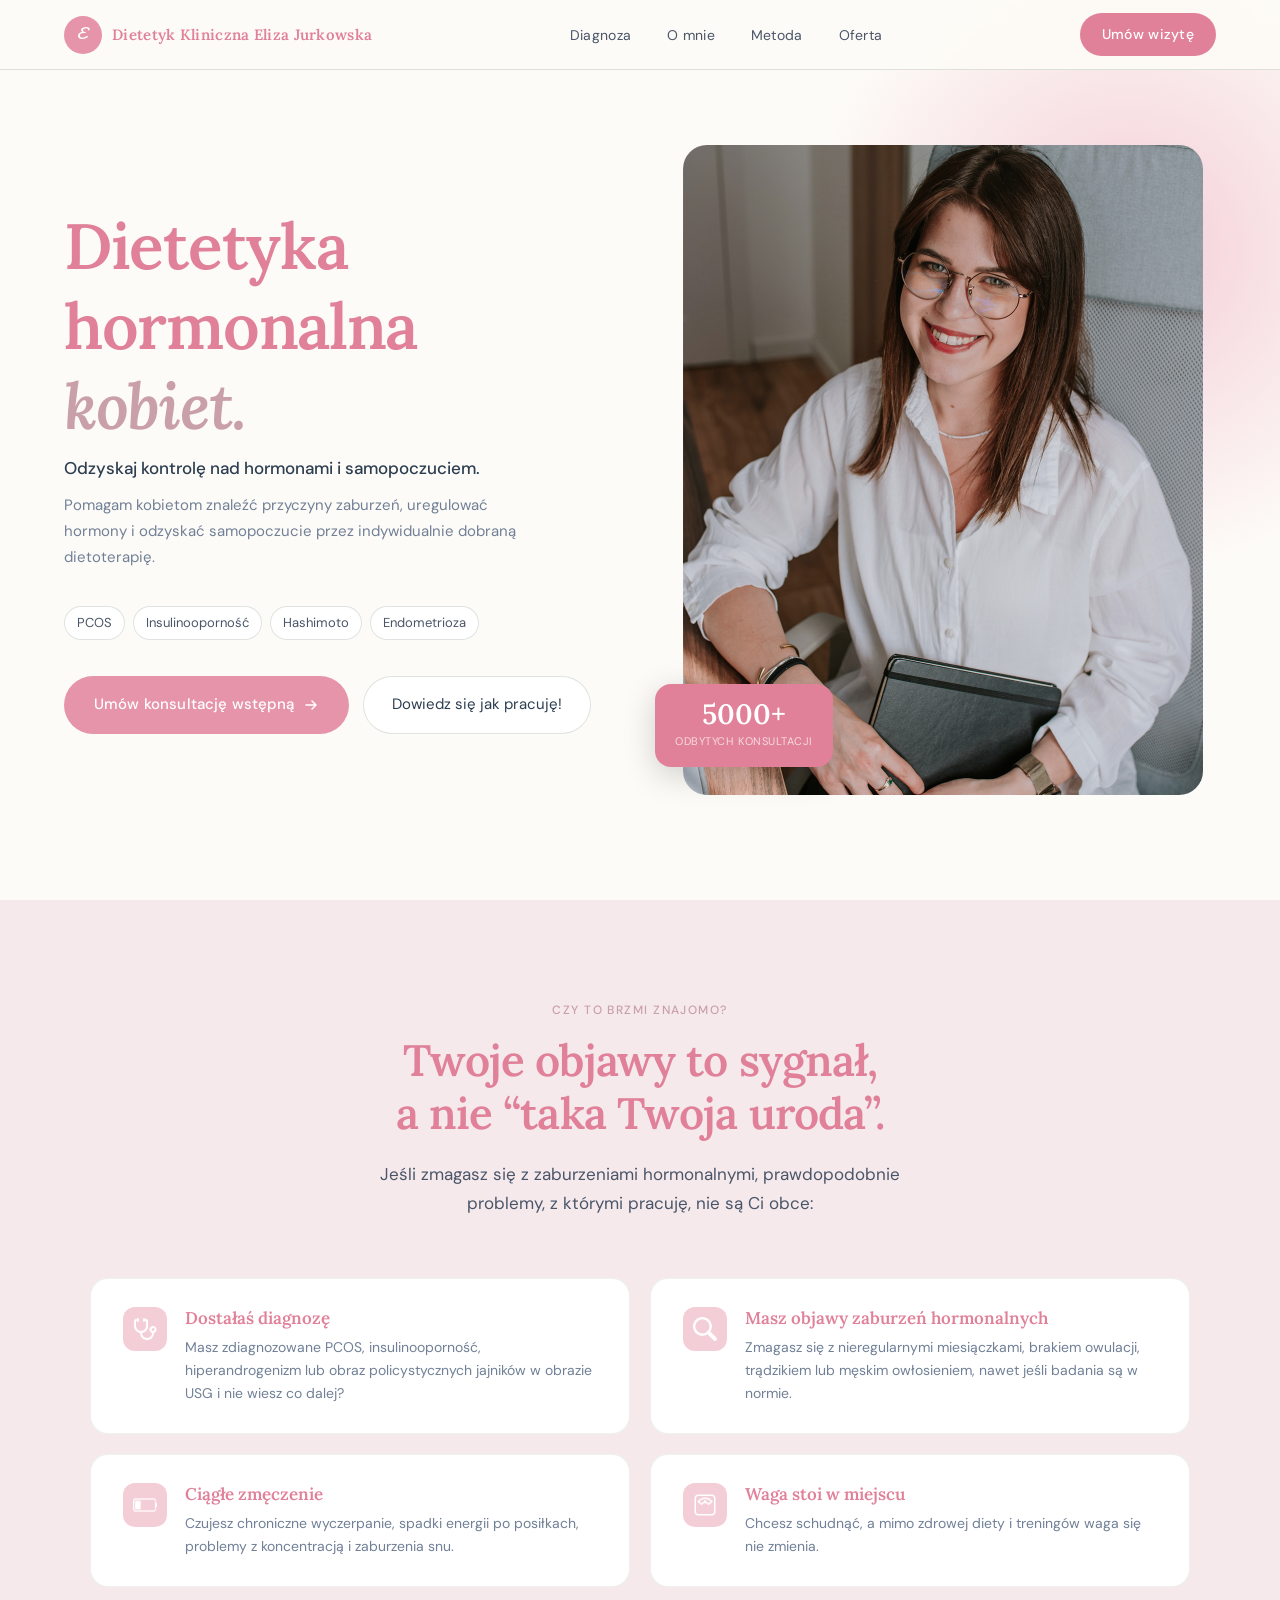
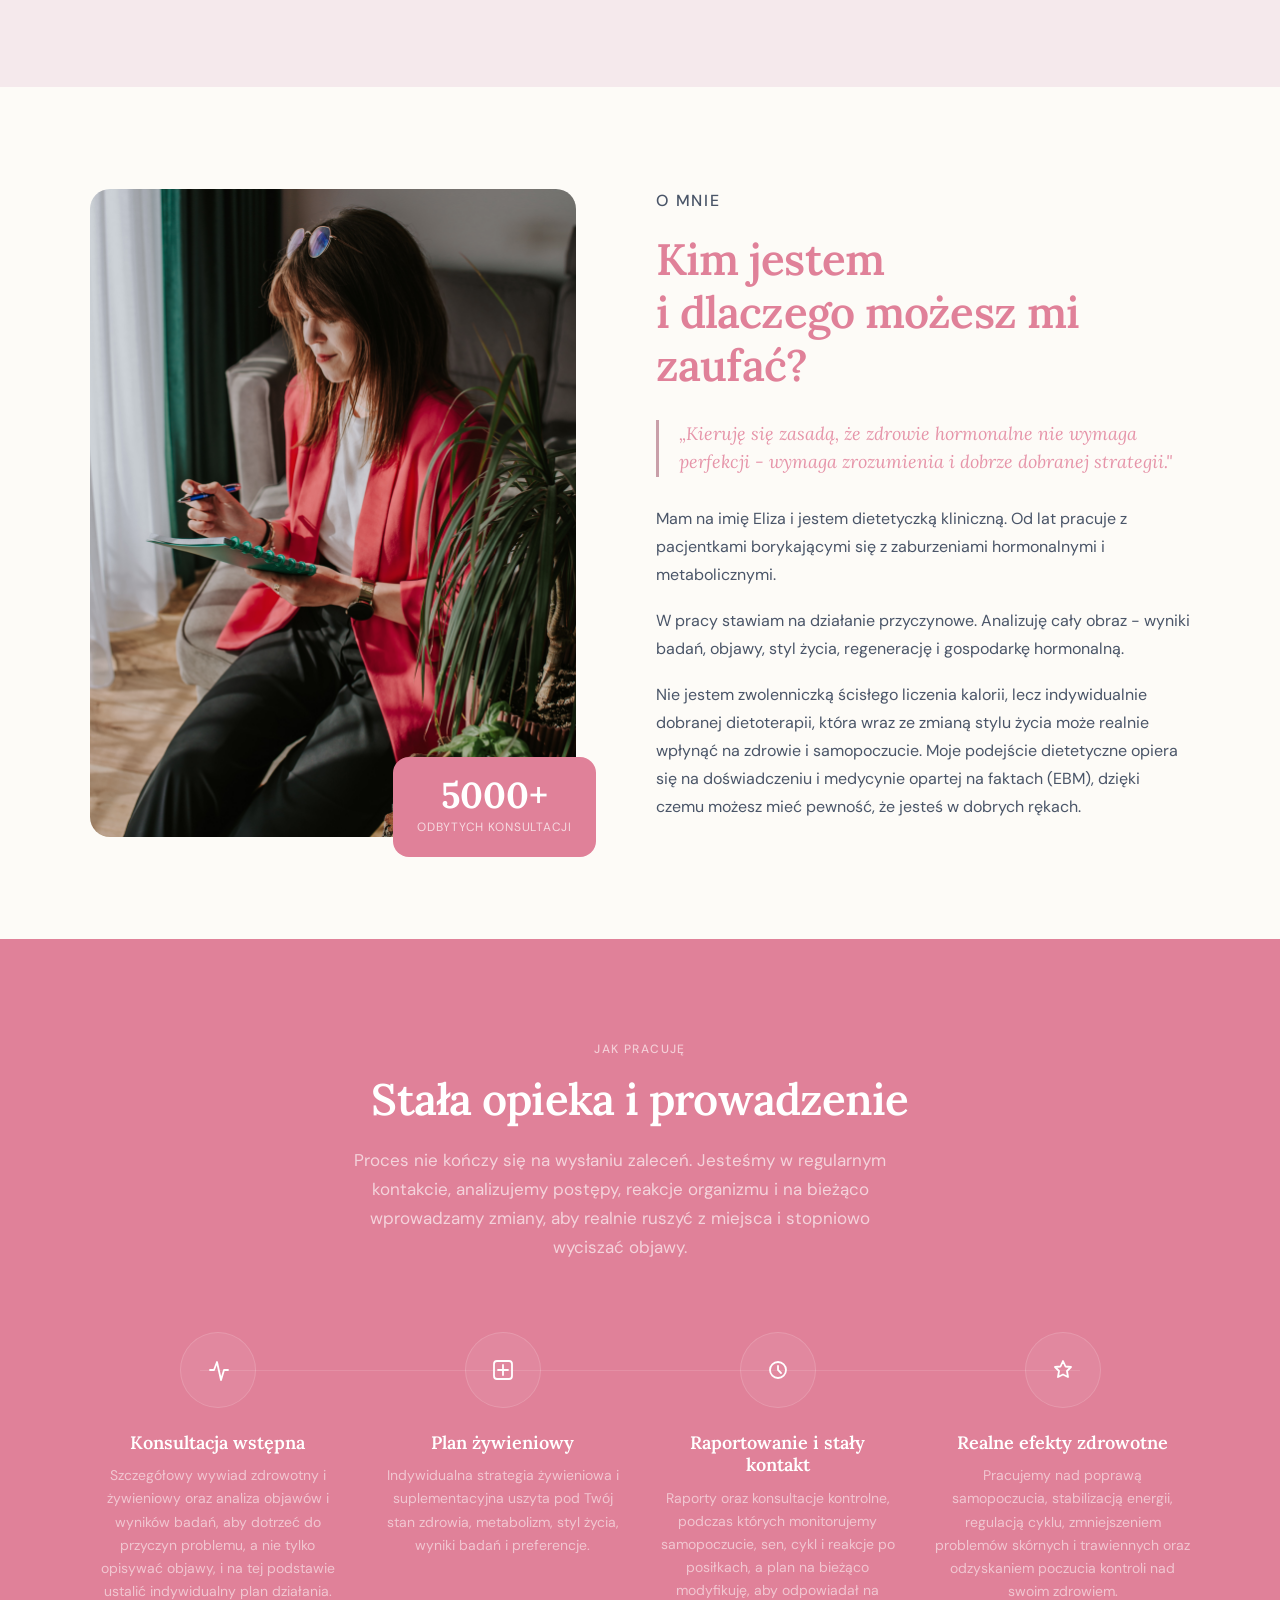
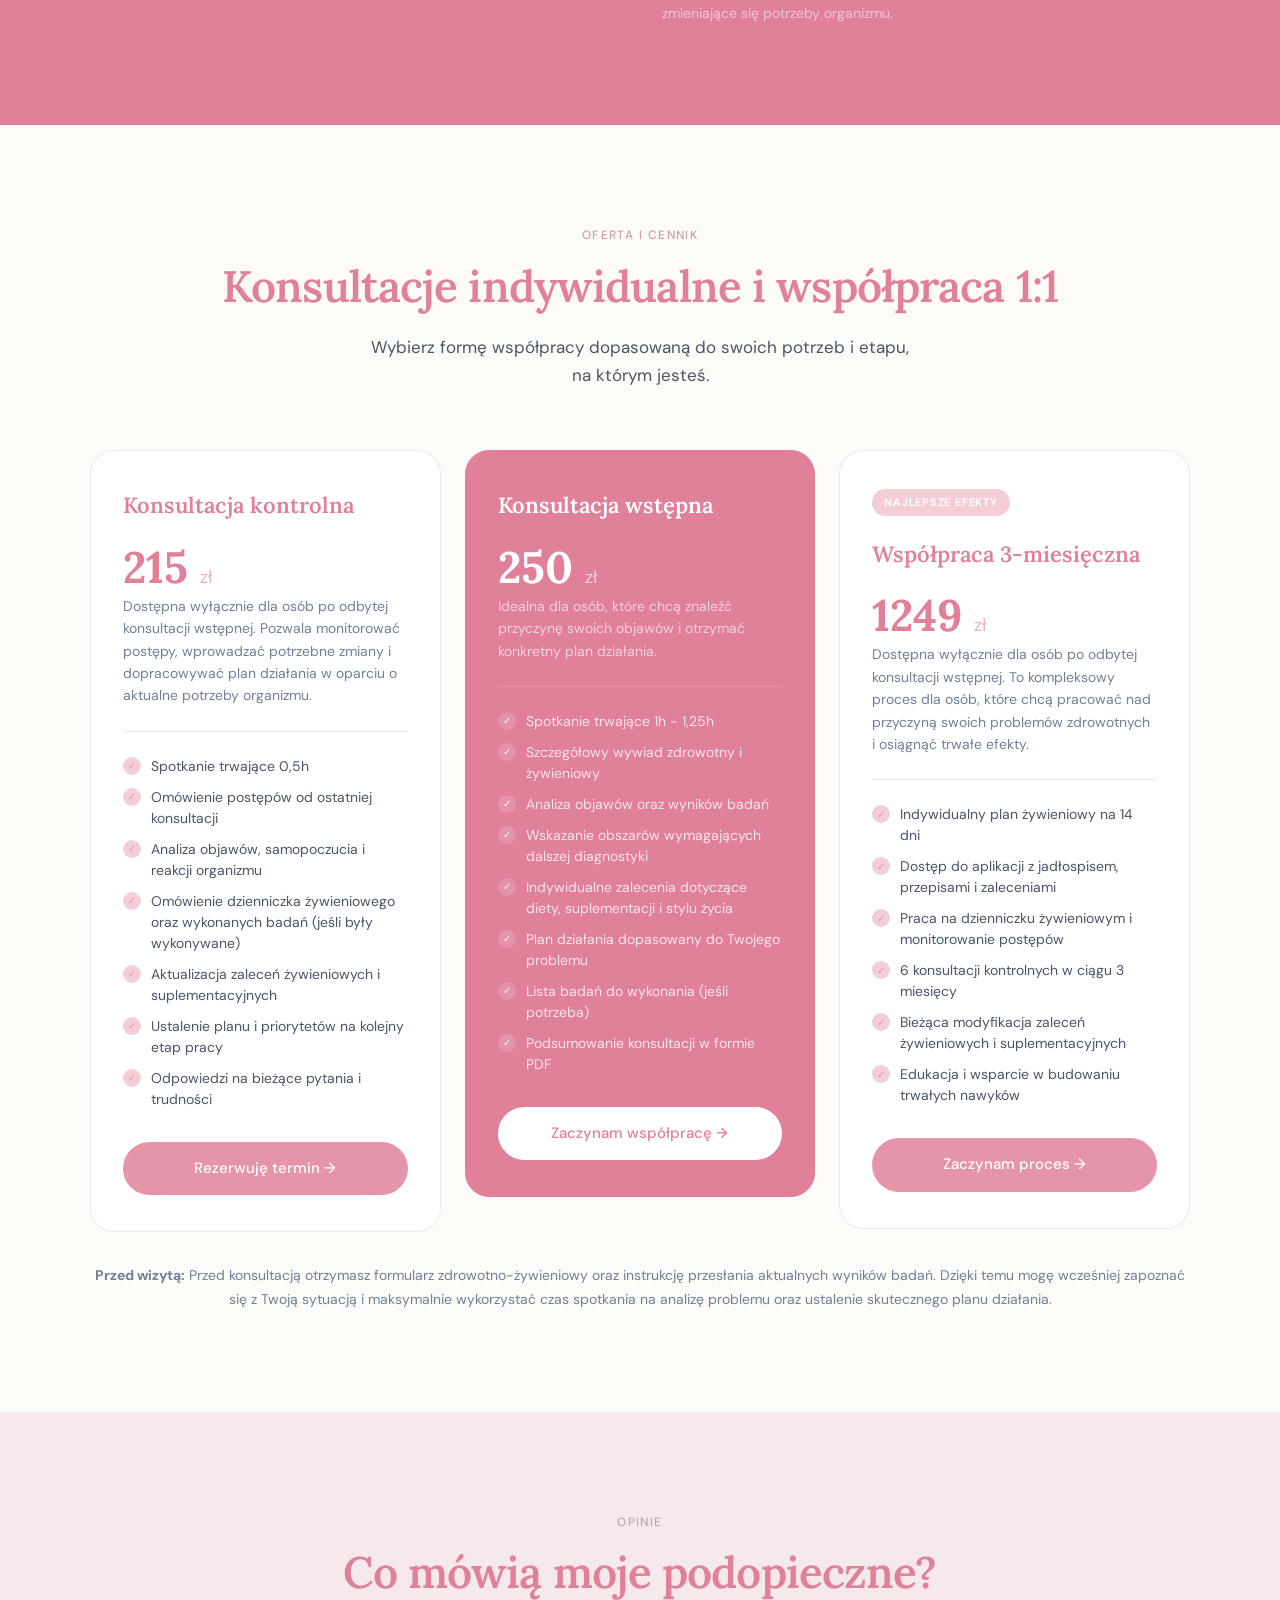
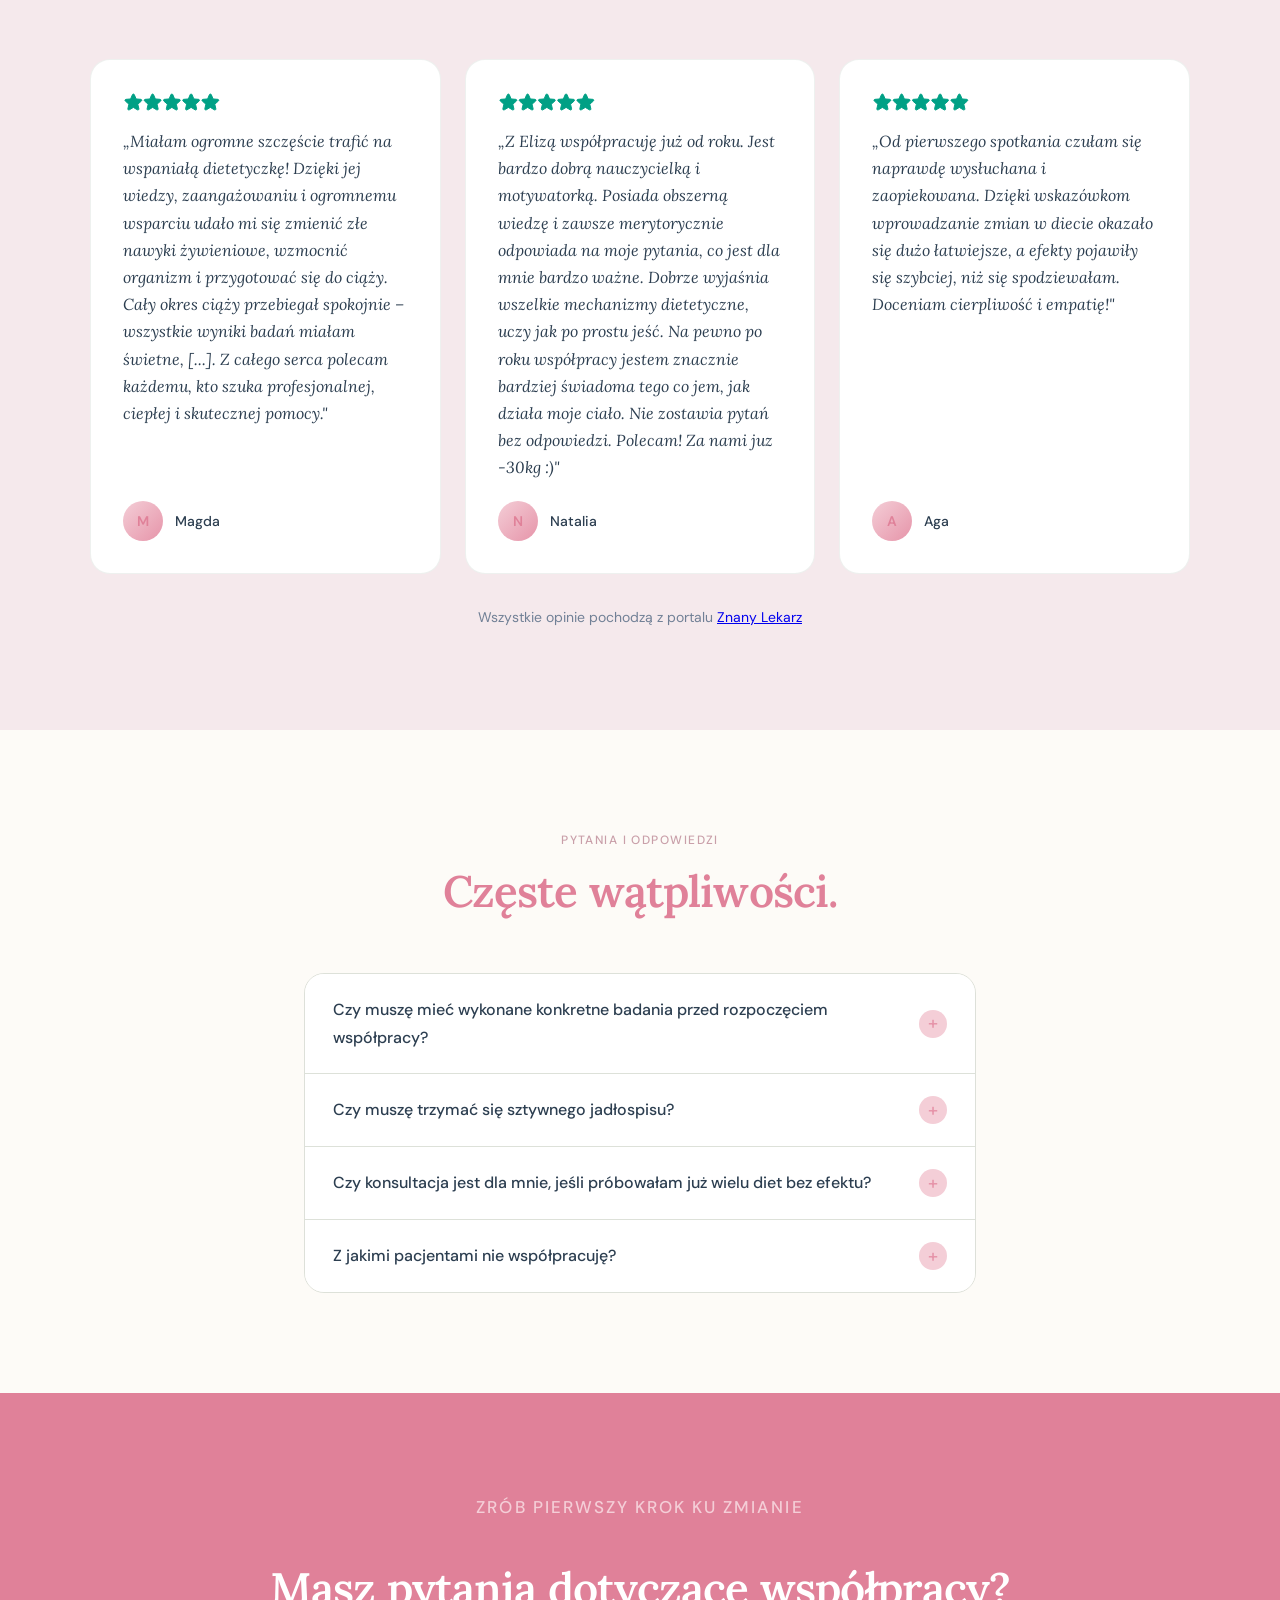
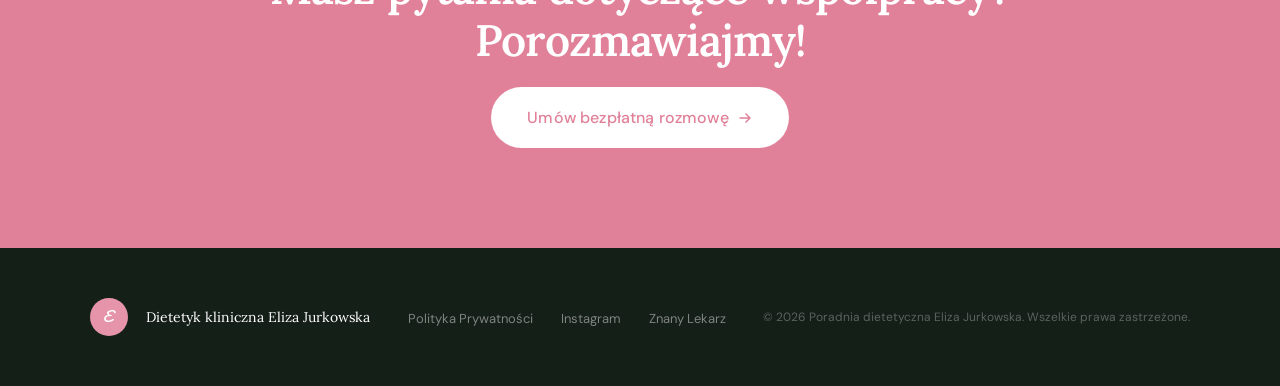
<file: index.html>
<!DOCTYPE html>
<html lang="pl">
<head>
<meta charset="UTF-8">
<meta name="viewport" content="width=device-width, initial-scale=1.0">
<title>Dietetyka Kliniczna dla Kobiet | PCOS, Insulinooporność, Tarczyca</title>
<link rel="preconnect" href="https://fonts.googleapis.com">
<link rel="preconnect" href="https://fonts.gstatic.com" crossorigin>
<link href="https://fonts.googleapis.com/css2?family=Lora:ital,wght@0,400;0,500;0,600;0,700;1,400;1,600&family=DM+Sans:wght@300;400;500&display=swap" rel="stylesheet">
<link href="https://fonts.googleapis.com/css2?family=Damion&family=Raleway:ital,wght@0,100..900;1,100..900&display=swap" rel="stylesheet">
<link rel="stylesheet" href="styles.css">
</head>
<body>

<!-- NAV -->
<nav>
  <a href="#" class="nav-logo">
    <div class="nav-logo-mark"><div class="nav-logo-mark-letter">E</div></div>
    <span class="nav-logo-text">Dietetyk Kliniczna <br class="nav-logo-break">Eliza Jurkowska</span>
  </a>
  <button class="nav-hamburger" id="nav-hamburger">
    <span></span>
    <span></span>
    <span></span>
  </button>
  <ul class="nav-links" id="nav-menu">
    <li><a href="#diagnoza">Diagnoza</a></li>
    <li><a href="#omnie">O mnie</a></li>
    <li><a href="#metoda">Metoda</a></li>
    <li><a href="#oferta">Oferta</a></li>
  </ul>
  <a href="#oferta" class="nav-cta">Umów&nbsp;wizytę</a>
</nav>

<!-- HERO -->
<section class="hero" id="home">
  <div class="hero-content">
    <h1>Dietetyka hormonalna<br><em>kobiet.</em></h1>
    <p class="hero-subtitle">Odzyskaj kontrolę nad hormonami i samopoczuciem.</p>
    <p class="hero-desc">Pomagam kobietom znaleźć przyczyny zaburzeń, uregulować hormony i odzyskać samopoczucie przez indywidualnie dobraną dietoterapię.</p>
    <div class="hero-tags">
      <span class="hero-tag">PCOS</span>
      <span class="hero-tag">Insulinooporność</span>
      <span class="hero-tag">Hashimoto</span>
      <span class="hero-tag">Endometrioza</span>
    </div>
    <div class="hero-buttons">
      <a href="#oferta" class="btn-primary">
        Umów konsultację wstępną
        <svg width="16" height="16" viewBox="0 0 16 16" fill="none"><path d="M3 8h10M9 4l4 4-4 4" stroke="currentColor" stroke-width="1.5" stroke-linecap="round" stroke-linejoin="round"/></svg>
      </a>
      <a href="#metoda" class="btn-secondary">Dowiedz się jak pracuję!</a>
    </div>
  </div>

  <div class="hero-image-wrap">
    <div class="hero-photo-container">
      <img src="profile-photo2.jpg" alt="Profile Photo" class="hero-photo">

      <!-- <div class="hero-card">
        <div class="hero-card-icon">
          <svg viewBox="0 0 24 24" fill="none" stroke="currentColor" stroke-width="1.8" stroke-linecap="round">
            <path d="M22 12h-4l-3 9L9 3l-3 9H2"/>
          </svg>
        </div>
        <div>
          <div class="hero-card-title">Podejście kliniczne</div>
          <div class="hero-card-sub">Analiza badań, nie kalorie</div>
        </div>
      </div> -->

      <div class="hero-stats">
        <div class="hero-stats-num">5000+</div>
        <div class="hero-stats-label">Odbytych konsultacji</div>
      </div>
    </div>
  </div>
</section>

<!-- DIAGNOZA -->
<section class="diagnoza" id="diagnoza">
  <div class="diagnoza-inner">
    <div class="diagnoza-header">
      <p class="section-eyebrow">Czy to brzmi znajomo?</p>
      <h2 class="section-title">Twoje objawy to sygnał,<br>a nie “taka Twoja uroda”.</h2>
      <p class="section-lead">Jeśli zmagasz się z zaburzeniami hormonalnymi, prawdopodobnie problemy, z którymi pracuję, nie są Ci obce:</p>
    </div>

    <div class="diagnoza-grid">
      <div class="diagnoza-card">
        <div class="diagnoza-icon"><img src="stetoskop.png" alt="Stetoskop"></div>
        <div>
          <h3>Dostałaś diagnozę</h3>
          <p>Masz zdiagnozowane PCOS, insulinooporność, hiperandrogenizm lub obraz policystycznych jajników w obrazie USG i nie wiesz co dalej?</p>
        </div>
      </div>
      <div class="diagnoza-card">
        <div class="diagnoza-icon"><img src="lupa.png" alt="Lupa"></div>
        <div>
          <h3>Masz objawy zaburzeń hormonalnych</h3>
          <p>Zmagasz się z nieregularnymi miesiączkami, brakiem owulacji, trądzikiem lub męskim owłosieniem, nawet jeśli badania są w normie.</p>
        </div>
      </div>
      <div class="diagnoza-card">
        <div class="diagnoza-icon"><img src="bateria.png" alt="Bateria"></div>
        <div>
          <h3>Ciągłe zmęczenie</h3>
          <p>Czujesz chroniczne wyczerpanie, spadki energii po posiłkach, problemy z koncentracją i zaburzenia snu.</p>
        </div>
      </div>
      <div class="diagnoza-card">
        <div class="diagnoza-icon"><img src="waga.png" alt="Waga"></div>
        <div>
          <h3>Waga stoi w miejscu</h3>
          <p>Chcesz schudnąć, a mimo zdrowej diety i treningów waga się nie zmienia.</p>
        </div>
      </div>
    </div>
  </div>
</section>

<!-- O MNIE -->
<section class="omnie" id="omnie">
  <div class="omnie-inner">
    <div class="omnie-image-wrap">
      <img src="profile-photo.jpg" alt="Profile Photo" class="omnie-photo">
      <div class="omnie-accent">
        <div class="omnie-accent-num">5000+</div>
        <div class="omnie-accent-text">odbytych konsultacji</div>
      </div>
    </div>

    <div class="omnie-text">
      <p class="section-eyebrow">O mnie</p>
      <h2 class="section-title">Kim jestem<br>i dlaczego możesz mi zaufać?</h2>

      <blockquote>
        „Kieruję się zasadą, że zdrowie hormonalne nie wymaga perfekcji - wymaga zrozumienia i dobrze dobranej strategii."
      </blockquote>

      <p>Mam na imię Eliza i jestem dietetyczką kliniczną. Od lat pracuje z pacjentkami borykającymi się z zaburzeniami hormonalnymi i metabolicznymi.</p>

      <p>W pracy stawiam na działanie przyczynowe. Analizuję cały obraz - wyniki badań, objawy, styl życia, regenerację i gospodarkę hormonalną.</p>

      <p>Nie jestem zwolenniczką ścisłego liczenia kalorii, lecz indywidualnie dobranej dietoterapii, która wraz ze zmianą stylu życia może realnie wpłynąć na zdrowie i samopoczucie. Moje podejście dietetyczne opiera się na doświadczeniu i medycynie opartej na faktach (EBM), dzięki czemu możesz mieć pewność, że jesteś w dobrych rękach.</p>

      <!-- <div class="omnie-stats">
        <div class="omnie-stat">
          <span class="omnie-stat-num">500+</span>
          <span class="omnie-stat-label">Pacjentek pod opieką</span>
        </div>
        <div class="omnie-stat">
          <span class="omnie-stat-num">7 lat</span>
          <span class="omnie-stat-label">Doświadczenia klinicznego</span>
        </div>
        <div class="omnie-stat">
          <span class="omnie-stat-num">98%</span>
          <span class="omnie-stat-label">Pacjentek poleca dalej</span>
        </div>
      </div> -->
    </div>
  </div>
</section>

<!-- METODA -->
<section class="metoda" id="metoda">
  <div class="metoda-inner">
    <div class="metoda-header">
      <p class="section-eyebrow">Jak pracuję</p>
      <h2 class="section-title">Stała opieka i prowadzenie</h2>
      <p class="section-lead">Proces nie kończy się na wysłaniu zaleceń. Jesteśmy w regularnym kontakcie, analizujemy postępy, reakcje organizmu i na bieżąco wprowadzamy zmiany, aby realnie ruszyć z miejsca i stopniowo wyciszać objawy.</p>
    </div>

    <div class="metoda-steps">
      <div class="metoda-step">
        <div class="step-num">
          <svg width="28" height="28" viewBox="0 0 28 28" fill="none"><path d="M6 14h4l3-8 4 18 3-10h4" stroke="white" stroke-width="1.8" stroke-linecap="round" stroke-linejoin="round"/></svg>
        </div>
        <h3>Konsultacja wstępna</h3>
        <p>Szczegółowy wywiad zdrowotny i żywieniowy oraz analiza objawów i wyników badań, aby dotrzeć do przyczyn problemu, a nie tylko opisywać objawy, i na tej podstawie ustalić indywidualny plan działania.</p>
      </div>
      <div class="metoda-step">
        <div class="step-num">
          <svg width="28" height="28" viewBox="0 0 28 28" fill="none"><rect x="5" y="5" width="18" height="18" rx="3" stroke="white" stroke-width="1.8"/><path d="M9 14h10M14 9v10" stroke="white" stroke-width="1.8" stroke-linecap="round"/></svg>
        </div>
        <h3>Plan żywieniowy</h3>
        <p>Indywidualna strategia żywieniowa i suplementacyjna uszyta pod Twój stan zdrowia, metabolizm, styl życia, wyniki badań i preferencje.</p>
      </div>
      <div class="metoda-step">
        <div class="step-num">
          <svg width="28" height="28" viewBox="0 0 28 28" fill="none"><circle cx="14" cy="14" r="8" stroke="white" stroke-width="1.8"/><path d="M14 10v4l3 3" stroke="white" stroke-width="1.8" stroke-linecap="round"/></svg>
          <!-- <span class="step-label">Klucz</span> -->
        </div>
        <h3>Raportowanie i stały kontakt</h3>
        <p>Raporty oraz konsultacje kontrolne, podczas których monitorujemy samopoczucie, sen, cykl i reakcje po posiłkach, a plan na bieżąco modyfikuję, aby odpowiadał na zmieniające się potrzeby organizmu.</p>
      </div>
      <div class="metoda-step">
        <div class="step-num">
          <svg width="28" height="28" viewBox="0 0 28 28" fill="none"><path d="M14 5l2.5 5.5L22 11l-4 4 1 6-5-2.5L9 21l1-6-4-4 5.5-.5z" stroke="white" stroke-width="1.8" stroke-linejoin="round"/></svg>
        </div>
        <h3>Realne efekty zdrowotne</h3>
        <p>Pracujemy nad poprawą samopoczucia, stabilizacją energii, regulacją cyklu, zmniejszeniem problemów skórnych i trawiennych oraz odzyskaniem poczucia kontroli nad swoim zdrowiem.</p>
      </div>
    </div>
  </div>
</section>

<!-- OFERTA -->
<section class="oferta" id="oferta">
  <div class="oferta-inner">
    <div class="oferta-header">
      <p class="section-eyebrow">Oferta i cennik</p>
      <h2 class="section-title">Konsultacje indywidualne i współpraca 1:1</h2>
      <p class="section-lead">Wybierz formę współpracy dopasowaną do swoich potrzeb i etapu,<br>na którym jesteś.</p>
    </div>

    <div class="oferta-grid">
      <!-- Konsultacja kontrolna -->
      <div class="oferta-card">
        <div class="oferta-title">Konsultacja kontrolna</div>
        <div class="oferta-price">215 <span>zł</span></div>
        <p class="oferta-desc">Dostępna wyłącznie dla osób po odbytej konsultacji wstępnej. Pozwala monitorować postępy, wprowadzać potrzebne zmiany i dopracowywać plan działania w oparciu o aktualne potrzeby organizmu.</p>
        <div class="oferta-divider"></div>
        <ul class="oferta-features">
          <li>
            <div class="check-icon">✓</div>
            Spotkanie trwające 0,5h
          </li>
          <li>
            <div class="check-icon">✓</div>
            Omówienie postępów od ostatniej konsultacji
          </li>
          <li>
            <div class="check-icon">✓</div>
            Analiza objawów, samopoczucia i reakcji organizmu
          </li>
          <li>
            <div class="check-icon">✓</div>
            Omówienie dzienniczka żywieniowego oraz wykonanych badań (jeśli były wykonywane)
          </li>
          <li>
            <div class="check-icon">✓</div>
            Aktualizacja zaleceń żywieniowych i suplementacyjnych
          </li>
          <li>
            <div class="check-icon">✓</div>
            Ustalenie planu i priorytetów na kolejny etap pracy
          </li>
          <li>
            <div class="check-icon">✓</div>
            Odpowiedzi na bieżące pytania i trudności
          </li>
        </ul>
        <a href="https://app.zencal.io/u/eliza-jurkowska/konsultacja-kontrolna" class="oferta-cta" target="_blank">Rezerwuję termin →</a>
      </div>

      <!-- Współpraca 3-miesięczna (FEATURED) -->
      <div class="oferta-card featured">
        <div class="oferta-title">Konsultacja wstępna</div>
        <div class="oferta-price">250 <span>zł</span></div>
        <p class="oferta-desc">Idealna dla osób, które chcą znaleźć przyczynę swoich objawów i otrzymać konkretny plan działania.</p>
        <div class="oferta-divider"></div>
        <ul class="oferta-features">
          <li>
            <div class="check-icon">✓</div>
            Spotkanie trwające 1h - 1,25h
          </li>
          <li>
            <div class="check-icon">✓</div>
            Szczegółowy wywiad zdrowotny i żywieniowy
          </li>
          <li>
            <div class="check-icon">✓</div>
            Analiza objawów oraz wyników badań
          </li>
          <li>
            <div class="check-icon">✓</div>
            Wskazanie obszarów wymagających dalszej diagnostyki
          </li>
          <li>
            <div class="check-icon">✓</div>
            Indywidualne zalecenia dotyczące diety, suplementacji i stylu życia
          </li>
          <li>
            <div class="check-icon">✓</div>
            Plan działania dopasowany do Twojego problemu
          </li>
          <li>
            <div class="check-icon">✓</div>
            Lista badań do wykonania (jeśli potrzeba)
          </li>
          <li>
            <div class="check-icon">✓</div>
            Podsumowanie konsultacji w formie PDF
          </li>
        </ul>
        <a href="https://app.zencal.io/u/eliza-jurkowska/konsultacja-wstepna" target="_blank" class="oferta-cta">Zaczynam współpracę →</a>
      </div>

      <!-- Konsultacja kontrolna -->
      <div class="oferta-card">
        <div class="oferta-badge">Najlepsze efekty</div>
        <div class="oferta-title">Współpraca 3-miesięczna</div>
        <div class="oferta-price">1249 <span>zł</span></div>
        <p class="oferta-desc">Dostępna wyłącznie dla osób po odbytej konsultacji wstępnej. To kompleksowy proces dla osób, które chcą pracować nad przyczyną swoich problemów zdrowotnych i osiągnąć trwałe efekty.</p>
        <div class="oferta-divider"></div>
        <ul class="oferta-features">
          <li>
            <div class="check-icon">✓</div>
            Indywidualny plan żywieniowy na 14 dni
          </li>
          <li>
            <div class="check-icon">✓</div>
            Dostęp do aplikacji z jadłospisem, przepisami i zaleceniami
          </li>
          <li>
            <div class="check-icon">✓</div>
            Praca na dzienniczku żywieniowym i monitorowanie postępów
          </li>
          <li>
            <div class="check-icon">✓</div>
            6 konsultacji kontrolnych w ciągu 3 miesięcy
          </li>
          <li>
            <div class="check-icon">✓</div>
            Bieżąca modyfikacja zaleceń żywieniowych i suplementacyjnych
          </li>
          <li>
            <div class="check-icon">✓</div>
            Edukacja i wsparcie w budowaniu trwałych nawyków
          </li>
        </ul>
        <a href="https://app.zencal.io/u/eliza-jurkowska/wspolpraca-3-miesieczna" target="_blank" class="oferta-cta">Zaczynam proces →</a>
      </div>
    </div>

    <p class="oferta-note">
      <!-- 💳 Możliwość płatności w 2 ratach przy współpracy 3-miesięcznej.<br> -->
      <strong>Przed wizytą:</strong> Przed konsultacją otrzymasz formularz zdrowotno-żywieniowy oraz instrukcję przesłania aktualnych wyników badań. Dzięki temu mogę wcześniej zapoznać się z Twoją sytuacją i maksymalnie wykorzystać czas spotkania na analizę problemu oraz ustalenie skutecznego planu działania.
    </p>
  </div>
</section>

<!-- OPINIE -->
<section class="opinie" id="opinie">
  <div class="opinie-inner">
    <div class="opinie-header">
      <p class="section-eyebrow">Opinie</p>
      <h2 class="section-title">Co mówią moje podopieczne?</h2>
    </div>

    <div class="opinie-grid">
      <div class="opinia-card">
        <img class="opinia-tag" src="gwiazdki.svg" alt="Ocena: 5 gwiazdek">
        <p class="opinia-text">„Miałam ogromne szczęście trafić na wspaniałą dietetyczkę! Dzięki jej wiedzy, zaangażowaniu i ogromnemu wsparciu udało mi się zmienić złe nawyki żywieniowe, wzmocnić organizm i przygotować się do ciąży. Cały okres ciąży przebiegał spokojnie – wszystkie wyniki badań miałam świetne, [...]. Z całego serca polecam każdemu, kto szuka profesjonalnej, ciepłej i skutecznej pomocy."</p>
        <div class="opinia-author">
          <div class="opinia-avatar">M</div>
          <div>
            <div class="opinia-name">Magda</div>
            <!-- <div class="opinia-diag">PCOS, insulinooporność · 28 lat</div> -->
          </div>
        </div>
      </div>

      <div class="opinia-card">
        <img class="opinia-tag" src="gwiazdki.svg" alt="Ocena: 5 gwiazdek">
        <p class="opinia-text">„Z Elizą współpracuję już od roku. Jest bardzo dobrą nauczycielką i motywatorką. Posiada obszerną wiedzę i zawsze merytorycznie odpowiada na moje pytania, co jest dla mnie bardzo ważne. Dobrze wyjaśnia wszelkie mechanizmy dietetyczne, uczy jak po prostu jeść. Na pewno po roku współpracy jestem znacznie bardziej świadoma tego co jem, jak działa moje ciało. Nie zostawia pytań bez odpowiedzi. Polecam! Za nami juz -30kg :)"</p>
        <div class="opinia-author">
          <div class="opinia-avatar">N</div>
          <div>
            <div class="opinia-name">Natalia</div>
            <!-- <div class="opinia-diag">Hashimoto · 34 lata</div> -->
          </div>
        </div>
      </div>

      <div class="opinia-card">
        <img class="opinia-tag" src="gwiazdki.svg" alt="Ocena: 5 gwiazdek">
        <p class="opinia-text">„Od pierwszego spotkania czułam się naprawdę wysłuchana i zaopiekowana. Dzięki wskazówkom wprowadzanie zmian w diecie okazało się dużo łatwiejsze, a efekty pojawiły się szybciej, niż się spodziewałam. Doceniam cierpliwość i empatię!"</p>
        <div class="opinia-author">
          <div class="opinia-avatar">A</div>
          <div>
            <div class="opinia-name">Aga</div>
            <!-- <div class="opinia-diag">Insulinooporność · 31 lat</div> -->
          </div>
        </div>
      </div>
    </div>
    <p class="oferta-note">
      Wszystkie opinie pochodzą z portalu <a href="https://www.znanylekarz.pl/eliza-jurkowska/dietetyk/warszawa" target="_blank">Znany Lekarz</a>
    </p>
  </div>
</section>

<!-- FAQ -->
<section class="faq" id="faq">
  <div class="faq-inner">
    <div class="faq-header">
      <p class="section-eyebrow">Pytania i odpowiedzi</p>
      <h2 class="section-title">Częste wątpliwości.</h2>
    </div>

    <div class="faq-list">
      <div class="faq-item">
        <div class="faq-q" onclick="toggleFaq(this)">
          Czy muszę mieć wykonane konkretne badania przed rozpoczęciem współpracy?
          <div class="faq-icon">+</div>
        </div>
        <div class="faq-a">
          Warto mieć aktualne wyniki badań, ponieważ na ich podstawie opieram analizę i dobór kierunku działania. Jeśli nie masz pewności, które badania są potrzebne lub jakie warto wykonać w Twojej sytuacji, napisz do mnie na mailowo lub na Instagramie - pomogę Ci to uporządkować.
        </div>
      </div>

      <div class="faq-item">
        <div class="faq-q" onclick="toggleFaq(this)">
          Czy muszę trzymać się sztywnego jadłospisu?
          <div class="faq-icon">+</div>
        </div>
        <div class="faq-a">
          Nie. Zalecenia są dopasowane do Twojego stylu życia i możliwości, a kluczowym elementem pracy jest dzienniczek żywieniowy, na podstawie którego wprowadzamy zmiany i dopracowujemy plan. W trakcie współpracy uczysz się elastycznego podejścia do jedzenia. Możesz też otrzymać personalizowany jadłospis, ale bazą pracy jest analiza reakcji organizmu i bieżące modyfikacje zaleceń.
        </div>
      </div>

      <div class="faq-item">
        <div class="faq-q" onclick="toggleFaq(this)">
          Czy konsultacja jest dla mnie, jeśli próbowałam już wielu diet bez efektu?
          <div class="faq-icon">+</div>
        </div>
        <div class="faq-a">
          Tak. Współpracę zaczynamy od analizy przyczyn problemu, a nie kolejnej diety, dlatego często jest to moment przełomowy dla osób, które wcześniej nie widziały efektów.
        </div>
      </div>

      <div class="faq-item">
        <div class="faq-q" onclick="toggleFaq(this)">
          Z jakimi pacjentami nie współpracuję?
          <div class="faq-icon">+</div>
        </div>
        <div class="faq-a">
          Nie pracuję z osobami z zaburzeniami odżywiania, takimi jak anoreksja i bulimia, ani z zaawansowanymi chorobami nerek. W takich przypadkach konieczna jest specjalistyczna opieka lekarska i/lub psychologiczna. Nie podejmuję również współpracy, jeśli stan zdrowia wymaga wyłącznie leczenia medycznego.
        </div>
      </div>

      <!-- <div class="faq-item">
        <div class="faq-q" onclick="toggleFaq(this)">
          Czy zajmuję się pacjentkami tylko z diagnozą?
          <div class="faq-icon">+</div>
        </div>
        <div class="faq-a">
          Niekoniecznie. Jeśli czujesz, że coś jest nie tak — masz objawy, ale jeszcze nie masz diagnozy — również mogę pomóc. Wspólnie przeanalizujemy Twój stan zdrowia i w razie potrzeby wskażę, jakie badania warto wykonać lub do jakiego specjalisty się udać.
        </div>
      </div> -->
    </div>
  </div>
</section>

<!-- CTA FINAL -->
<section class="cta-final">
  <p class="section-eyebrow">Zrób pierwszy krok ku zmianie</p>
  <h2 class="section-title">Masz pytania dotyczące współpracy?<br>Porozmawiajmy!</h2>
  <!-- <p>Naprawimy Twój metabolizm i hormony, rozumiejąc wyniki badań — a nie tylko licząc kalorie.</p> -->
  <a href="https://app.zencal.io/u/eliza-jurkowska/rozmowa-wprowadzajaca" target="_blank" class="btn-primary">
    Umów bezpłatną rozmowę
    <svg width="16" height="16" viewBox="0 0 16 16" fill="none"><path d="M3 8h10M9 4l4 4-4 4" stroke="currentColor" stroke-width="1.5" stroke-linecap="round" stroke-linejoin="round"/></svg>
  </a>
</section>

<!-- FOOTER -->
<footer>
  <div class="footer-inner">
    <a href="#" class="footer-logo">
      <div class="nav-logo-mark"><div class="nav-logo-mark-letter">E</div></div>
      <span style="font-family: 'Lora', serif; font-size: 14px; margin-left: 8px;">Dietetyk kliniczna Eliza Jurkowska</span>
    </a>
    <ul class="footer-links">
      <li><a href="polityka-prywatnosci.html">Polityka Prywatności</a></li>
      <!-- <li><a href="#">RODO</a></li> -->
      <li><a href="https://www.instagram.com/dietetyk.eliza/" target="_blank">Instagram</a></li>
      <li><a href="https://www.znanylekarz.pl/eliza-jurkowska/dietetyk/warszawa" target="_blank">Znany Lekarz</a></li>
    </ul>
    <p class="footer-copy">© 2026 Poradnia dietetyczna Eliza Jurkowska. Wszelkie prawa zastrzeżone.</p>
  </div>
</footer>

<script>
  // Hamburger menu toggle
  const hamburger = document.getElementById('nav-hamburger');
  const navMenu = document.getElementById('nav-menu');
  
  if (hamburger) {
    hamburger.addEventListener('click', () => {
      hamburger.classList.toggle('active');
      navMenu.classList.toggle('active');
    });

    // Close menu when clicking on a link
    navMenu.querySelectorAll('a').forEach(link => {
      link.addEventListener('click', () => {
        hamburger.classList.remove('active');
        navMenu.classList.remove('active');
      });
    });
  }

  function toggleFaq(el) {
    const answer = el.nextElementSibling;
    const isOpen = el.classList.contains('open');

    document.querySelectorAll('.faq-q.open').forEach(q => {
      q.classList.remove('open');
      q.nextElementSibling.classList.remove('open');
    });

    if (!isOpen) {
      el.classList.add('open');
      answer.classList.add('open');
    }
  }

  // Smooth scroll for anchor links
  document.querySelectorAll('a[href^="#"]').forEach(a => {
    a.addEventListener('click', e => {
      const id = a.getAttribute('href');
      if (id === '#') return;
      const el = document.querySelector(id);
      if (el) {
        e.preventDefault();
        el.scrollIntoView({ behavior: 'smooth', block: 'start' });
      }
    });
  });

  // Nav scroll effect
  window.addEventListener('scroll', () => {
    const nav = document.querySelector('nav');
    if (window.scrollY > 40) {
      nav.style.boxShadow = '0 2px 20px rgba(0,0,0,0.07)';
    } else {
      nav.style.boxShadow = 'none';
    }
  });
</script>

</body>
</html>
</file>
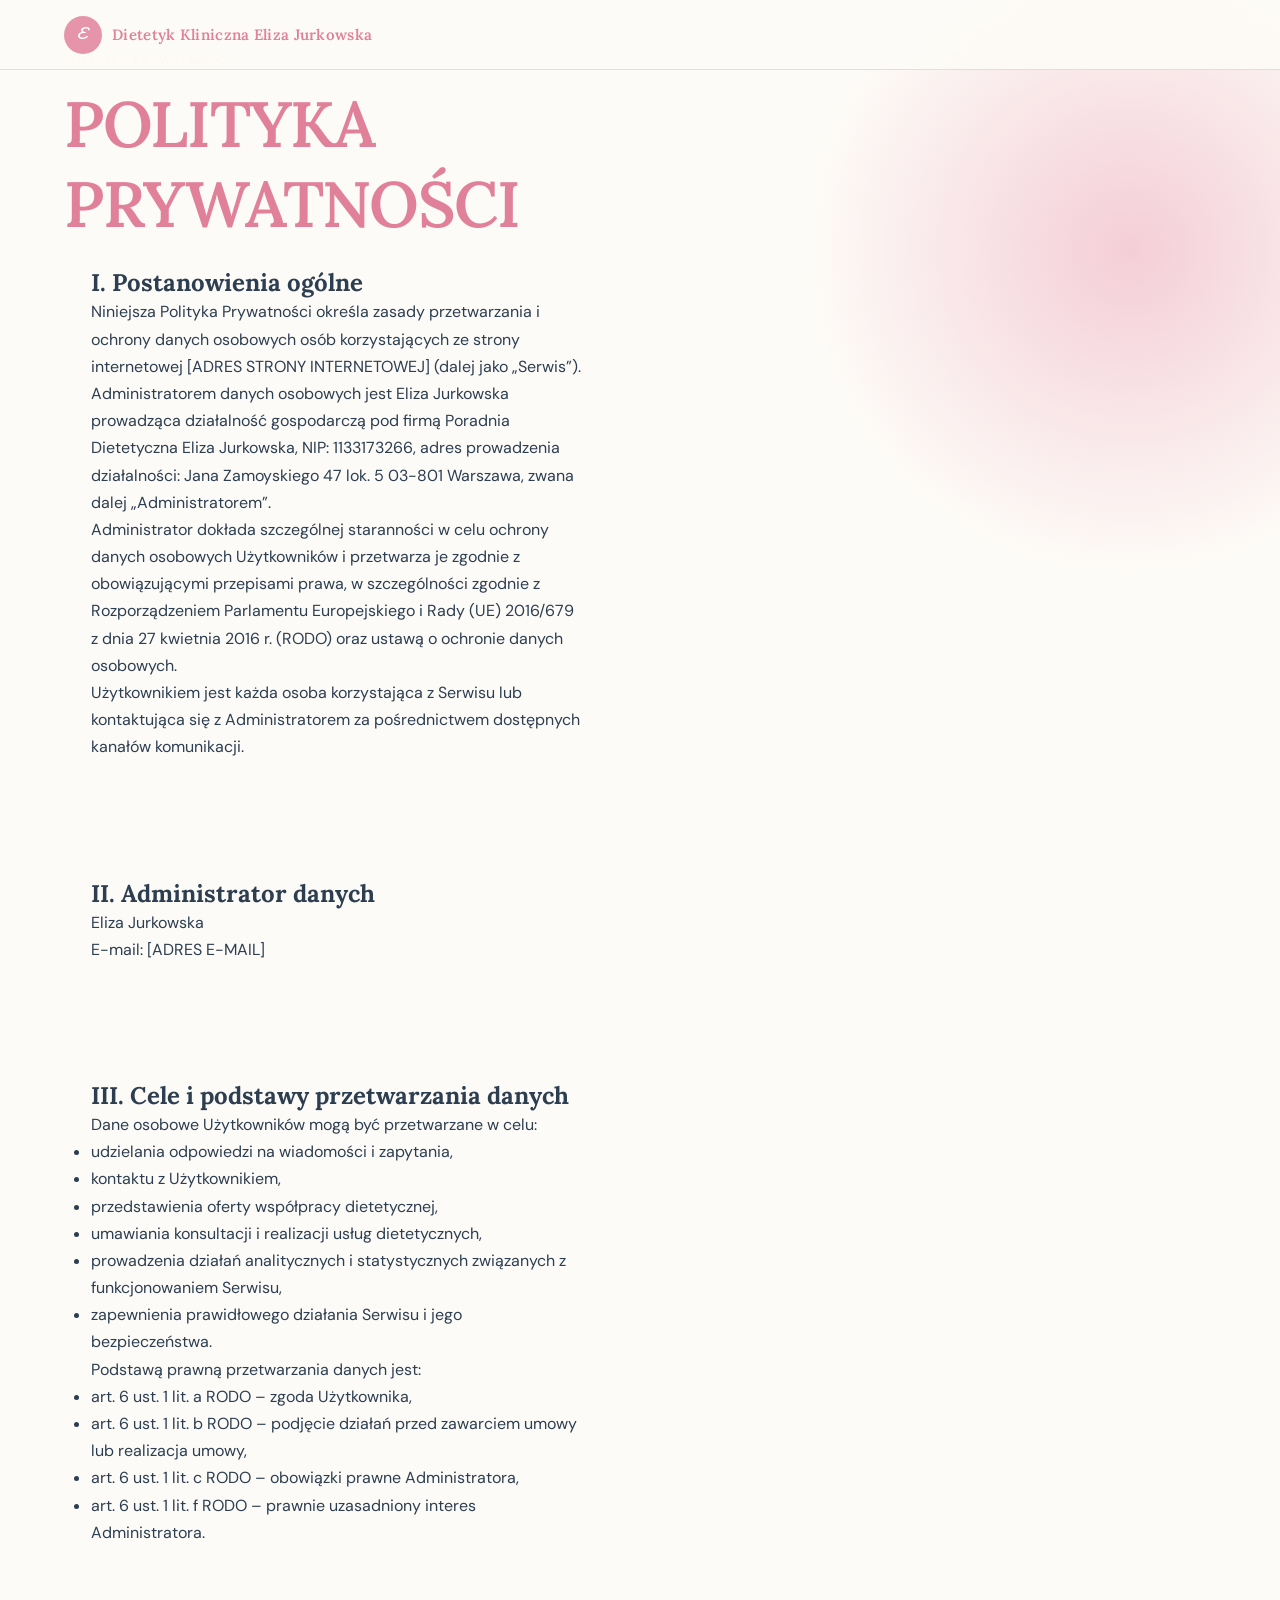
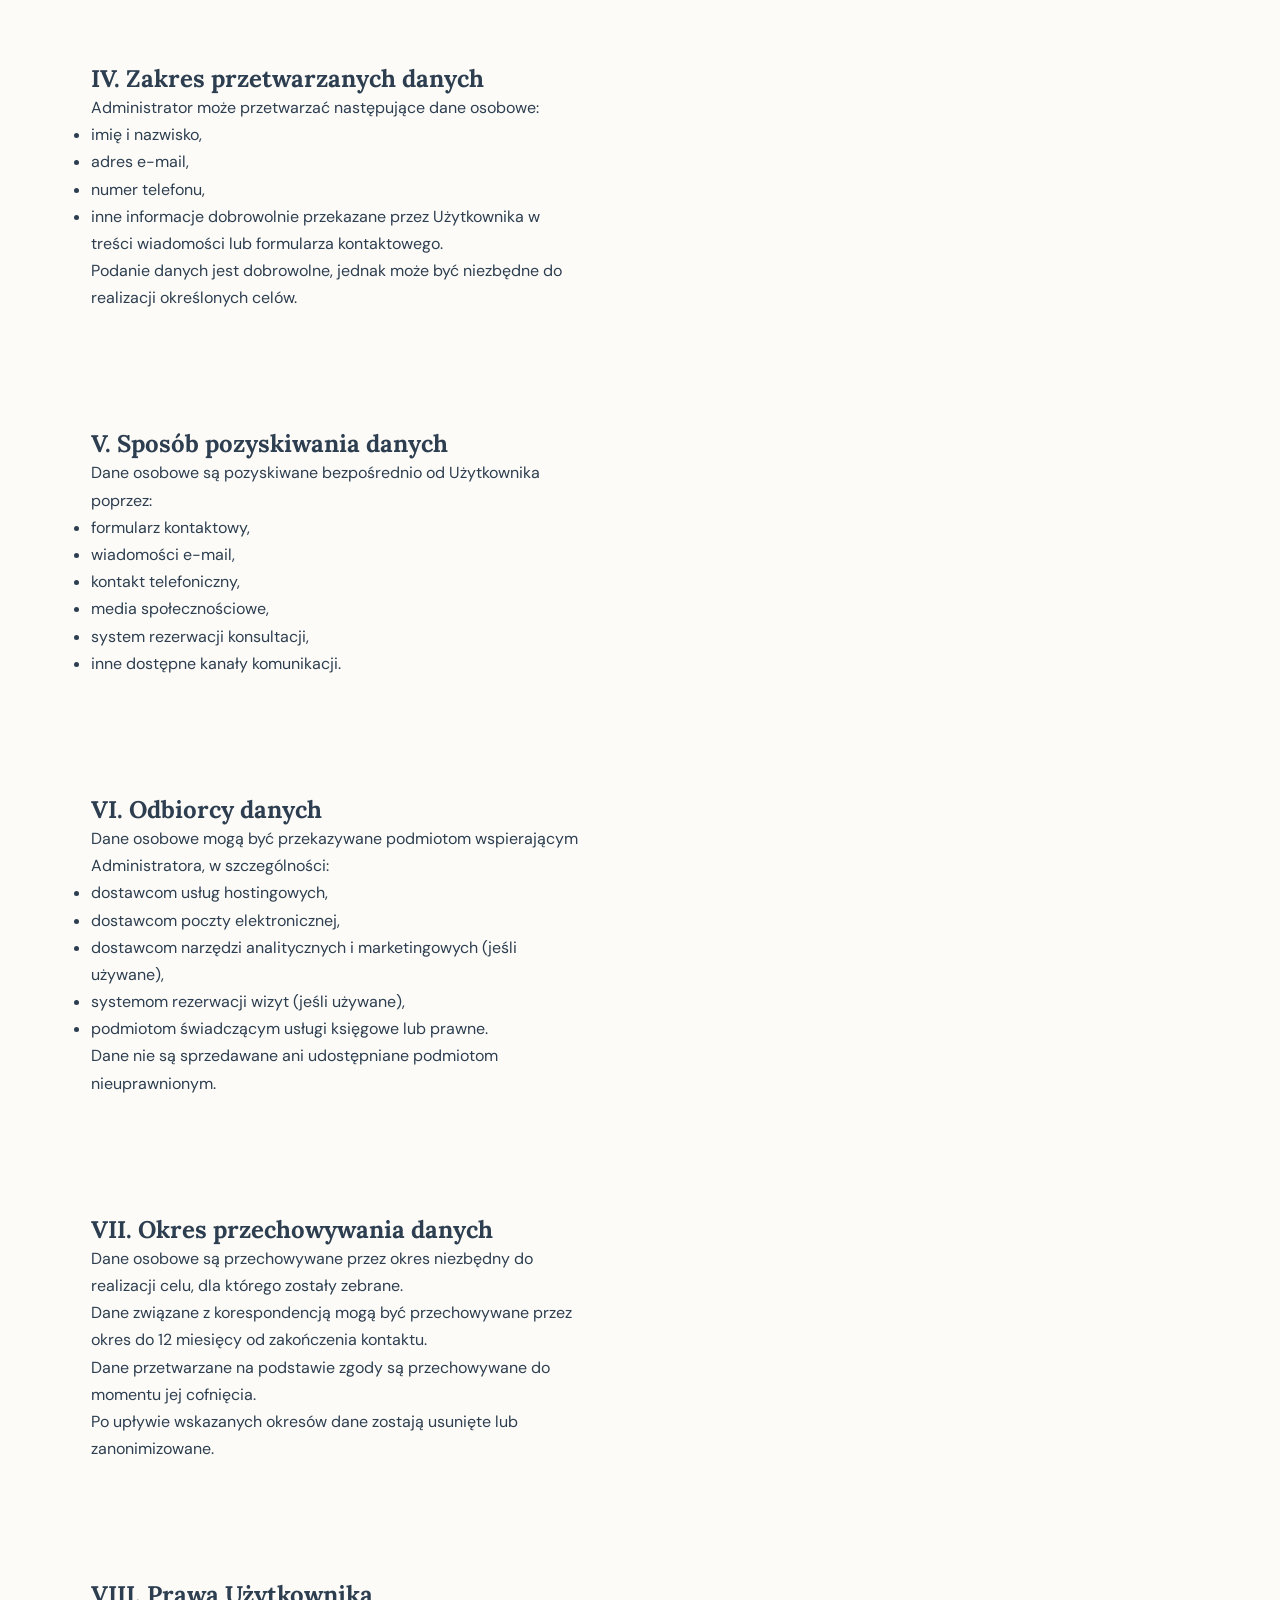
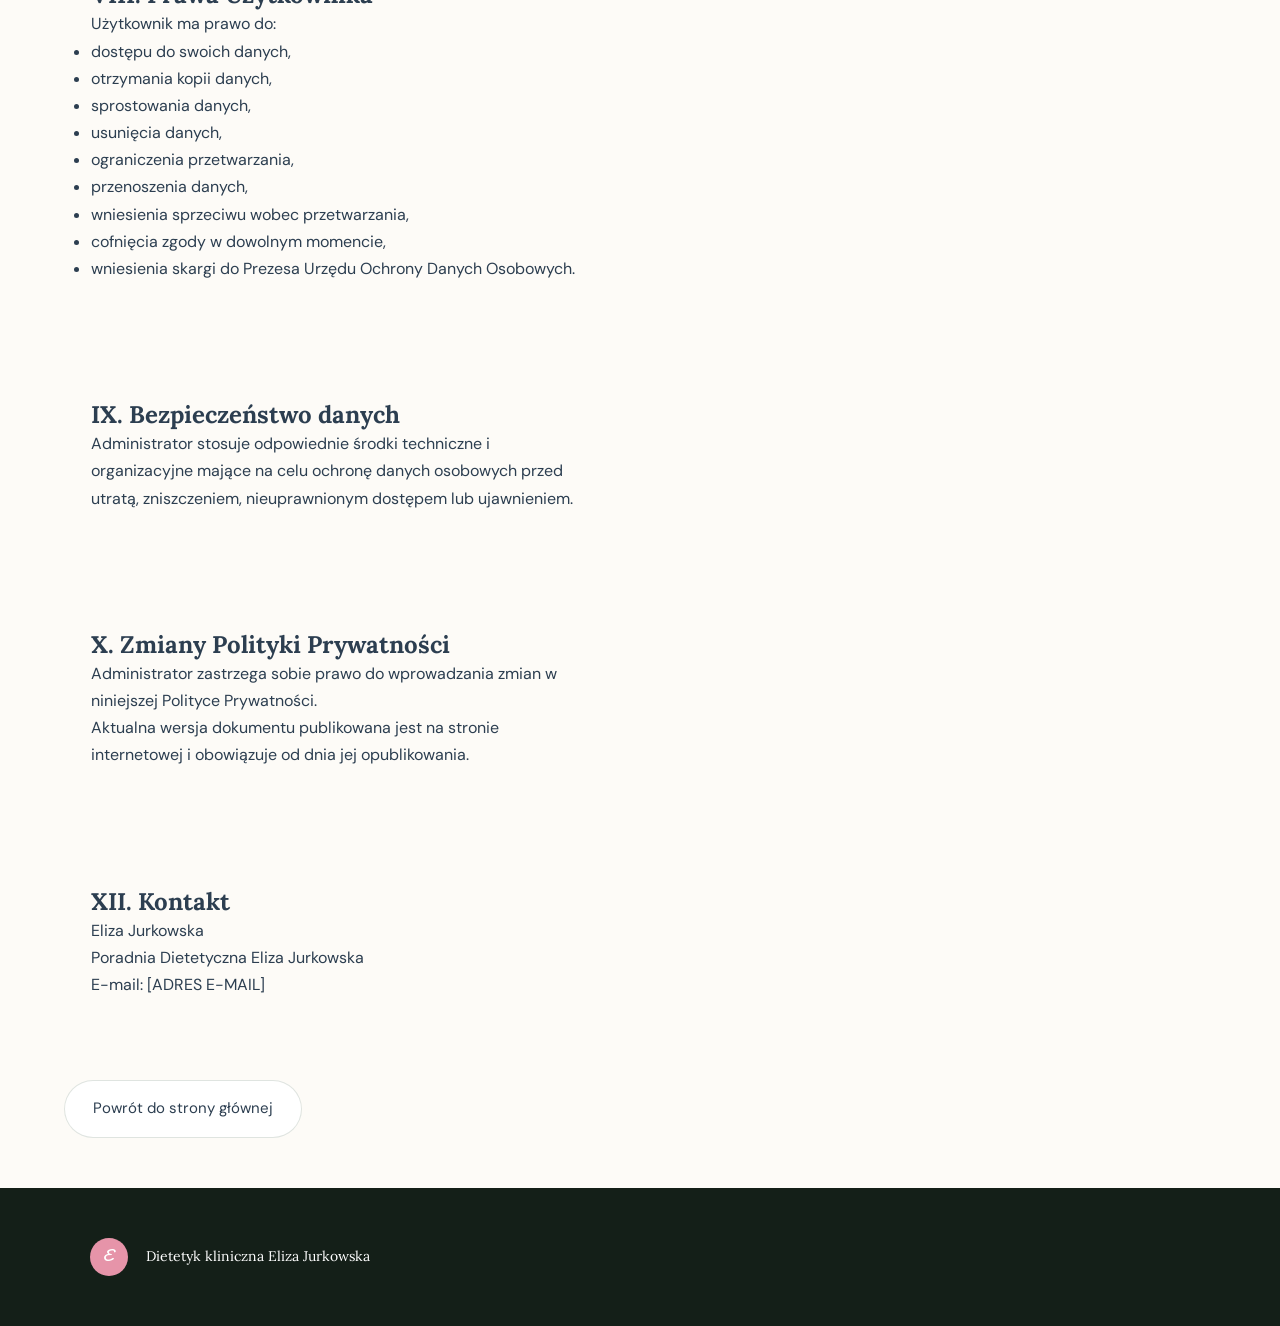
<file: polityka-prywatnosci.html>
<!DOCTYPE html>
<html lang="pl">
<head>
  <meta charset="UTF-8">
  <meta name="viewport" content="width=device-width, initial-scale=1.0">
  <title>Polityka prywatności | Dietetyk Kliniczna Eliza Jurkowska</title>
  <link rel="preconnect" href="https://fonts.googleapis.com">
  <link rel="preconnect" href="https://fonts.gstatic.com" crossorigin>
  <link href="https://fonts.googleapis.com/css2?family=Lora:ital,wght@0,400;0,500;0,600;0,700;1,400;1,600&family=DM+Sans:wght@300;400;500&display=swap" rel="stylesheet">
  <link href="https://fonts.googleapis.com/css2?family=Damion&family=Raleway:ital,wght@0,100..900;1,100..900&display=swap" rel="stylesheet">
  <link rel="stylesheet" href="styles.css">
  <style>
    main.hero {
      padding-top: 50px;
      padding-bottom: 50px;
    }
    main.hero section {
      padding: 50px 5%;
    }
    main.hero section:first-of-type {
      padding-top: 0;
    }
    .hero-content h1 {
      margin-bottom: 24px;
    }
  </style>
</head>
<body>
  <nav>
    <a href="index.html" class="nav-logo">
      <div class="nav-logo-mark"><div class="nav-logo-mark-letter">E</div></div>
      <span class="nav-logo-text">Dietetyk Kliniczna Eliza Jurkowska</span>
    </a>
  </nav>

  <main class="hero" style="padding-top: 50px; padding-bottom: 50px; background: #fdfbf7;">
    <div class="hero-content" style="max-width: 900px; margin: 0 auto; text-align: left;">
      <p class="section-eyebrow">Polityka prywatności</p>
      <h1>POLITYKA PRYWATNOŚCI</h1>

      <section style="margin-top: 24px;">
        <h2>I. Postanowienia ogólne</h2>
        <p>Niniejsza Polityka Prywatności określa zasady przetwarzania i ochrony danych osobowych osób korzystających ze strony internetowej [ADRES STRONY INTERNETOWEJ] (dalej jako „Serwis”).</p>
        <p>Administratorem danych osobowych jest Eliza Jurkowska prowadząca działalność gospodarczą pod firmą Poradnia Dietetyczna Eliza Jurkowska, NIP: 1133173266, adres prowadzenia działalności: Jana Zamoyskiego 47 lok. 5 03-801 Warszawa, zwana dalej „Administratorem”.</p>
        <p>Administrator dokłada szczególnej staranności w celu ochrony danych osobowych Użytkowników i przetwarza je zgodnie z obowiązującymi przepisami prawa, w szczególności zgodnie z Rozporządzeniem Parlamentu Europejskiego i Rady (UE) 2016/679 z dnia 27 kwietnia 2016 r. (RODO) oraz ustawą o ochronie danych osobowych.</p>
        <p>Użytkownikiem jest każda osoba korzystająca z Serwisu lub kontaktująca się z Administratorem za pośrednictwem dostępnych kanałów komunikacji.</p>
      </section>

      <section style="margin-top: 18px;">
        <h2>II. Administrator danych</h2>
        <p>Eliza Jurkowska</p>
        <p>E-mail: [ADRES E-MAIL]</p>
      </section>

      <section style="margin-top: 18px;">
        <h2>III. Cele i podstawy przetwarzania danych</h2>
        <p>Dane osobowe Użytkowników mogą być przetwarzane w celu:</p>
        <ul>
          <li>udzielania odpowiedzi na wiadomości i zapytania,</li>
          <li>kontaktu z Użytkownikiem,</li>
          <li>przedstawienia oferty współpracy dietetycznej,</li>
          <li>umawiania konsultacji i realizacji usług dietetycznych,</li>
          <li>prowadzenia działań analitycznych i statystycznych związanych z funkcjonowaniem Serwisu,</li>
          <li>zapewnienia prawidłowego działania Serwisu i jego bezpieczeństwa.</li>
        </ul>
        <p>Podstawą prawną przetwarzania danych jest:</p>
        <ul>
          <li>art. 6 ust. 1 lit. a RODO – zgoda Użytkownika,</li>
          <li>art. 6 ust. 1 lit. b RODO – podjęcie działań przed zawarciem umowy lub realizacja umowy,</li>
          <li>art. 6 ust. 1 lit. c RODO – obowiązki prawne Administratora,</li>
          <li>art. 6 ust. 1 lit. f RODO – prawnie uzasadniony interes Administratora.</li>
        </ul>
      </section>

      <section style="margin-top: 18px;">
        <h2>IV. Zakres przetwarzanych danych</h2>
        <p>Administrator może przetwarzać następujące dane osobowe:</p>
        <ul>
          <li>imię i nazwisko,</li>
          <li>adres e-mail,</li>
          <li>numer telefonu,</li>
          <li>inne informacje dobrowolnie przekazane przez Użytkownika w treści wiadomości lub formularza kontaktowego.</li>
        </ul>
        <p>Podanie danych jest dobrowolne, jednak może być niezbędne do realizacji określonych celów.</p>
      </section>

      <section style="margin-top: 18px;">
        <h2>V. Sposób pozyskiwania danych</h2>
        <p>Dane osobowe są pozyskiwane bezpośrednio od Użytkownika poprzez:</p>
        <ul>
          <li>formularz kontaktowy,</li>
          <li>wiadomości e-mail,</li>
          <li>kontakt telefoniczny,</li>
          <li>media społecznościowe,</li>
          <li>system rezerwacji konsultacji,</li>
          <li>inne dostępne kanały komunikacji.</li>
        </ul>
      </section>

      <section style="margin-top: 18px;">
        <h2>VI. Odbiorcy danych</h2>
        <p>Dane osobowe mogą być przekazywane podmiotom wspierającym Administratora, w szczególności:</p>
        <ul>
          <li>dostawcom usług hostingowych,</li>
          <li>dostawcom poczty elektronicznej,</li>
          <li>dostawcom narzędzi analitycznych i marketingowych (jeśli używane),</li>
          <li>systemom rezerwacji wizyt (jeśli używane),</li>
          <li>podmiotom świadczącym usługi księgowe lub prawne.</li>
        </ul>
        <p>Dane nie są sprzedawane ani udostępniane podmiotom nieuprawnionym.</p>
      </section>

      <section style="margin-top: 18px;">
        <h2>VII. Okres przechowywania danych</h2>
        <p>Dane osobowe są przechowywane przez okres niezbędny do realizacji celu, dla którego zostały zebrane.</p>
        <p>Dane związane z korespondencją mogą być przechowywane przez okres do 12 miesięcy od zakończenia kontaktu.</p>
        <p>Dane przetwarzane na podstawie zgody są przechowywane do momentu jej cofnięcia.</p>
        <p>Po upływie wskazanych okresów dane zostają usunięte lub zanonimizowane.</p>
      </section>

      <section style="margin-top: 18px;">
        <h2>VIII. Prawa Użytkownika</h2>
        <p>Użytkownik ma prawo do:</p>
        <ul>
          <li>dostępu do swoich danych,</li>
          <li>otrzymania kopii danych,</li>
          <li>sprostowania danych,</li>
          <li>usunięcia danych,</li>
          <li>ograniczenia przetwarzania,</li>
          <li>przenoszenia danych,</li>
          <li>wniesienia sprzeciwu wobec przetwarzania,</li>
          <li>cofnięcia zgody w dowolnym momencie,</li>
          <li>wniesienia skargi do Prezesa Urzędu Ochrony Danych Osobowych.</li>
        </ul>
      </section>

      <section style="margin-top: 18px;">
        <h2>IX. Bezpieczeństwo danych</h2>
        <p>Administrator stosuje odpowiednie środki techniczne i organizacyjne mające na celu ochronę danych osobowych przed utratą, zniszczeniem, nieuprawnionym dostępem lub ujawnieniem.</p>
      </section>

      <section style="margin-top: 18px;">
        <h2>X. Zmiany Polityki Prywatności</h2>
        <p>Administrator zastrzega sobie prawo do wprowadzania zmian w niniejszej Polityce Prywatności.</p>
        <p>Aktualna wersja dokumentu publikowana jest na stronie internetowej i obowiązuje od dnia jej opublikowania.</p>
      </section>

      <section style="margin-top: 18px;">
        <h2>XII. Kontakt</h2>
        <p>Eliza Jurkowska</p>
        <p>Poradnia Dietetyczna Eliza Jurkowska</p>
        <p>E-mail: [ADRES E-MAIL]</p>
      </section>

      <a href="index.html" class="btn-secondary" style="margin-top: 32px; display: inline-flex;">Powrót do strony głównej</a>
    </div>
  </main>

  <footer>
    <div class="footer-inner">
      <a href="index.html" class="footer-logo">
        <div class="nav-logo-mark"><div class="nav-logo-mark-letter">E</div></div>
        <span style="font-family: 'Lora', serif; font-size: 14px; margin-left: 8px;">Dietetyk kliniczna Eliza Jurkowska</span>
      </a>
    </div>
  </footer>
</body>
</html>
</file>
<file: styles.css>
*, *::before, *::after { box-sizing: border-box; margin: 0; padding: 0; }

  :root {
    --cream: #FDFBF7;
    --sage-light: #f5e9ec;
    --sage: #F4CED7;
    --sage-mid: #c99fa9;
    --bottle: #E694A9;
    --bottle-dark: #e08199;
    --charcoal: #2C3E50;
    --charcoal-light: #4A5568;
    --text-muted: #718096;
    --border: rgba(42,74,52,0.15);
    --white: #ffffff;
  }

  html { scroll-behavior: smooth; }

  body {
    font-family: 'DM Sans', sans-serif;
    background: var(--cream);
    color: var(--charcoal);
    font-size: 16px;
    line-height: 1.7;
    overflow-x: hidden;
  }

  h1, h2, h3, h4 {
    font-family: 'Lora', serif;
    line-height: 1.25;
  }

  /* NAV */
  nav {
    position: fixed;
    top: 0; left: 0; right: 0;
    z-index: 100;
    background: rgba(253,251,247,0.92);
    backdrop-filter: blur(12px);
    border-bottom: 1px solid var(--border);
    padding: 0 5%;
    height: 70px;
    display: flex;
    align-items: center;
    justify-content: space-between;
  }

  .nav-logo {
    display: flex;
    align-items: center;
    gap: 10px;
    text-decoration: none;
    color: var(--bottle-dark);
  }

  .nav-logo-mark {
    width: 38px;
    height: 38px;
    background: var(--bottle);
    border-radius: 50%;
    display: flex;
    align-items: center;
    justify-content: center;
    color: white;
    font-family: 'Damion', cursive;
    font-size: 16px;
    /* font-weight: 600; */
    letter-spacing: -0.5px;
    flex-shrink: 0;
  }

  .nav-logo-mark-letter {
        transform: translateX(-2px);
  }

  .nav-logo-text {
    font-family: 'Lora', serif;
    font-size: 15px;
    font-weight: 600;
    color: var(--bottle-dark);
    letter-spacing: 0.02em;
  }

  .nav-logo-break {
    display: none;
  }

  .nav-hamburger {
    display: none;
    flex-direction: column;
    gap: 5px;
    background: none;
    border: none;
    cursor: pointer;
    padding: 0;
    width: 24px;
    height: 24px;
  }

  .nav-hamburger span {
    width: 100%;
    height: 2px;
    background: var(--bottle-dark);
    border-radius: 2px;
    transition: all 0.3s ease;
  }

  .nav-hamburger.active span:nth-child(1) {
    transform: rotate(45deg) translateY(10px);
  }

  .nav-hamburger.active span:nth-child(2) {
    opacity: 0;
  }

  .nav-hamburger.active span:nth-child(3) {
    transform: rotate(-45deg) translateY(-10px);
  }

  .nav-links {
    display: flex;
    gap: 36px;
    list-style: none;
  }

  .nav-links a {
    text-decoration: none;
    color: var(--charcoal-light);
    font-size: 14px;
    font-weight: 400;
    letter-spacing: 0.02em;
    transition: color 0.2s;
  }

  .nav-links a:hover { color: var(--bottle); }

  .nav-cta {
    background: var(--bottle-dark);
    color: white !important;
    padding: 10px 22px;
    border-radius: 50px;
    font-size: 14px;
    font-weight: 500;
    text-decoration: none;
    transition: background 0.2s, transform 0.15s;
    letter-spacing: 0.02em;
  }

  .nav-cta:hover {
    background: var(--bottle);
    transform: translateY(-1px);
    color: white !important;
  }

  /* HERO */
  .hero {
    min-height: 100vh;
    display: grid;
    grid-template-columns: 1fr 1fr;
    align-items: center;
    padding: 100px 5% 60px;
    gap: 60px;
    position: relative;
    overflow: hidden;
  }

  .hero::before {
    content: '';
    position: absolute;
    top: -100px;
    right: -200px;
    width: 700px;
    height: 700px;
    background: radial-gradient(circle, #F4CED7 0%, transparent 65%);
    z-index: 0;
    pointer-events: none;
  }

  .hero-content {
    position: relative;
    z-index: 1;
  }

  .hero-badge {
    display: inline-flex;
    align-items: center;
    gap: 8px;
    background: #e8f0e6;
    color: var(--bottle);
    font-size: 13px;
    font-weight: 500;
    padding: 7px 14px;
    border-radius: 50px;
    margin-bottom: 28px;
    letter-spacing: 0.02em;
  }

  .hero-badge-dot {
    width: 7px;
    height: 7px;
    background: var(--sage-mid);
    border-radius: 50%;
    animation: pulse 2s infinite;
  }

  @keyframes pulse {
    0%, 100% { opacity: 1; transform: scale(1); }
    50% { opacity: 0.5; transform: scale(0.8); }
  }

  .hero h1 {
    font-size: clamp(42px, 5vw, 64px);
    color: var(--bottle-dark);
    font-weight: 600;
    margin-bottom: 10px;
    letter-spacing: -0.02em;
  }

  .hero h1 em {
    color: var(--sage-mid);
    font-style: italic;
    font-weight: 600;
  }

  .hero-subtitle {
    font-size: 17px;
    font-weight: 500;
    color: var(--charcoal);
    margin-bottom: 10px;
    line-height: 1.5;
  }

  .hero-desc {
    font-size: 15px;
    color: var(--text-muted);
    margin-bottom: 36px;
    max-width: 480px;
    line-height: 1.75;
  }

  .hero-tags {
    display: flex;
    gap: 8px;
    flex-wrap: wrap;
    margin-bottom: 36px;
  }

  .hero-tag {
    background: var(--white);
    border: 1px solid var(--border);
    color: var(--charcoal-light);
    font-size: 13px;
    padding: 5px 12px;
    border-radius: 50px;
    font-weight: 400;
  }

  .hero-buttons {
    display: flex;
    gap: 14px;
    flex-wrap: wrap;
  }

  .btn-primary {
    display: inline-flex;
    align-items: center;
    gap: 8px;
    background: var(--bottle);
    color: white;
    text-decoration: none;
    padding: 15px 30px;
    border-radius: 50px;
    font-size: 15px;
    font-weight: 500;
    transition: all 0.2s;
    letter-spacing: 0.01em;
  }

  .btn-primary:hover {
    background: var(--bottle-dark);
    transform: translateY(-2px);
    box-shadow: 0 8px 24px rgba(42,74,52,0.25);
  }

  .btn-primary svg { transition: transform 0.2s; }
  .btn-primary:hover svg { transform: translateX(3px); }

  .btn-secondary {
    display: inline-flex;
    align-items: center;
    background: transparent;
    color: var(--charcoal);
    text-decoration: none;
    padding: 15px 28px;
    border-radius: 50px;
    font-size: 15px;
    font-weight: 400;
    border: 1px solid var(--border);
    transition: all 0.2s;
    background: var(--white);
  }

  .btn-secondary:hover {
    border-color: var(--sage-mid);
    color: var(--bottle);
  }

  .hero-image-wrap {
    position: relative;
    z-index: 1;
    display: flex;
    justify-content: center;
  }

  .hero-photo-container {
    position: relative;
    width: 100%;
    max-width: 520px;
  }

  .hero-photo {
    width: 100%;
    border-radius: 24px;
    display: block;
    object-fit: cover;
    aspect-ratio: 4/5;
    filter: saturate(0.9);
  }

  .hero-photo-placeholder {
    width: 100%;
    aspect-ratio: 4/5;
    border-radius: 24px;
    background: linear-gradient(145deg, #d8e8d4, #c2d9bd);
    display: flex;
    flex-direction: column;
    align-items: center;
    justify-content: center;
    color: var(--bottle);
    gap: 12px;
  }

  .hero-photo-placeholder svg { opacity: 0.5; }

  .hero-photo-placeholder p {
    font-size: 13px;
    opacity: 0.6;
    font-family: 'DM Sans', sans-serif;
  }

  .hero-card {
    position: absolute;
    bottom: 28px;
    left: -28px;
    background: white;
    border-radius: 16px;
    padding: 14px 18px;
    display: flex;
    align-items: center;
    gap: 12px;
    box-shadow: 0 8px 32px rgba(0,0,0,0.10);
    min-width: 200px;
  }

  .hero-card-icon {
    width: 40px;
    height: 40px;
    background: #e8f0e6;
    border-radius: 10px;
    display: flex;
    align-items: center;
    justify-content: center;
    flex-shrink: 0;
  }

  .hero-card-icon svg { width: 20px; height: 20px; color: var(--bottle); }

  .hero-card-title {
    font-size: 13px;
    font-weight: 500;
    color: var(--charcoal);
    line-height: 1.3;
  }

  .hero-card-sub {
    font-size: 12px;
    color: var(--text-muted);
  }

  .hero-stats {
    position: absolute;
    bottom: 28px;
    left: -28px;
    background: var(--bottle-dark);
    color: white;
    border-radius: 16px;
    padding: 16px 20px;
    text-align: center;
    box-shadow: 0 8px 32px rgba(0,0,0,0.18);
  }

  .hero-stats-num {
    font-family: 'Lora', serif;
    font-size: 28px;
    font-weight: 600;
    line-height: 1;
  }

  .hero-stats-label {
    font-size: 11px;
    opacity: 0.7;
    margin-top: 4px;
    letter-spacing: 0.05em;
    text-transform: uppercase;
  }

  /* SECTION SHARED */
  section {
    padding: 100px 5%;
  }

  .section-eyebrow {
    font-size: 12px;
    font-weight: 500;
    letter-spacing: 0.12em;
    text-transform: uppercase;
    color: var(--sage-mid);
    margin-bottom: 14px;
  }

  .section-title {
    font-size: clamp(28px, 3.5vw, 44px);
    color: var(--bottle-dark);
    font-weight: 600;
    margin-bottom: 20px;
    letter-spacing: -0.02em;
    line-height: 1.2;
  }

  .section-lead {
    font-size: 17px;
    color: var(--charcoal-light);
    max-width: 560px;
    line-height: 1.7;
  }

  /* DIAGNOZA */
  .diagnoza {
    background: var(--sage-light);
  }

  .diagnoza-inner {
    max-width: 1100px;
    margin: 0 auto;
  }

  .diagnoza-header {
    text-align: center;
    margin-bottom: 60px;
  }

  .diagnoza-header .section-lead {
    margin: 0 auto;
  }

  .diagnoza-grid {
    display: grid;
    grid-template-columns: repeat(2, 1fr);
    gap: 20px;
  }

  .diagnoza-card {
    background: white;
    border-radius: 18px;
    padding: 28px 32px;
    display: flex;
    align-items: flex-start;
    gap: 18px;
    border: 1px solid rgba(42,74,52,0.08);
    transition: transform 0.2s, box-shadow 0.2s;
  }

  .diagnoza-card:hover {
    transform: translateY(-3px);
    box-shadow: 0 12px 36px rgba(42,74,52,0.10);
  }

  .diagnoza-icon {
    width: 44px;
    height: 44px;
    background: var(--sage);
    border-radius: 12px;
    display: flex;
    align-items: center;
    justify-content: center;
    flex-shrink: 0;
    font-size: 20px;
  }

  .diagnoza-icon img {
    width: 24px;
    height: 24px;
    display: block;
    filter: brightness(0) invert(1);
  }

  .diagnoza-card h3 {
    font-family: 'Lora', serif;
    font-size: 17px;
    font-weight: 600;
    color: var(--bottle-dark);
    margin-bottom: 6px;
    line-height: 1.35;
  }

  .diagnoza-card p {
    font-size: 14px;
    color: var(--text-muted);
    line-height: 1.65;
  }

  /* O MNIE */
  .omnie {
    background: var(--cream);
  }

  .omnie-inner {
    max-width: 1100px;
    margin: 0 auto;
    display: grid;
    grid-template-columns: 1fr 1.1fr;
    gap: 80px;
    align-items: center;
  }

  .omnie-image-wrap {
    position: relative;
  }

  .omnie-photo {
    width: 100%;
    border-radius: 20px;
    display: block;
    object-fit: cover;
    aspect-ratio: 3/4;
    filter: saturate(0.9);
  }

  .omnie-photo-placeholder {
    width: 100%;
    aspect-ratio: 3/4;
    border-radius: 20px;
    background: linear-gradient(145deg, #d8e8d4, #c2d9bd);
    display: flex;
    align-items: center;
    justify-content: center;
    color: var(--bottle);
    font-size: 13px;
    opacity: 0.7;
  }

  .omnie-accent {
    position: absolute;
    bottom: -20px;
    right: -20px;
    background: var(--bottle-dark);
    color: white;
    border-radius: 16px;
    padding: 20px 24px;
    text-align: center;
  }

  .omnie-accent-num {
    font-family: 'Lora', serif;
    font-size: 36px;
    font-weight: 700;
    line-height: 1;
  }

  .omnie-accent-text {
    font-size: 12px;
    opacity: 0.7;
    margin-top: 4px;
    text-transform: uppercase;
    letter-spacing: 0.06em;
  }

  .omnie-text blockquote {
    font-family: 'Lora', serif;
    font-size: 18px;
    font-style: italic;
    color: var(--bottle);
    border-left: 3px solid var(--sage-mid);
    padding-left: 20px;
    margin: 28px 0;
    line-height: 1.6;
  }

  .omnie-text p {
    font-size: 16px;
    color: var(--charcoal-light);
    margin-bottom: 18px;
    line-height: 1.75;
  }

  .omnie-stats {
    display: flex;
    gap: 32px;
    margin-top: 36px;
    flex-wrap: wrap;
  }

  .omnie-stat {
    display: flex;
    flex-direction: column;
    gap: 4px;
  }

  .omnie-stat-num {
    font-family: 'Lora', serif;
    font-size: 32px;
    font-weight: 600;
    color: var(--bottle-dark);
    line-height: 1;
  }

  .omnie-stat-label {
    font-size: 13px;
    color: var(--text-muted);
    max-width: 120px;
    line-height: 1.4;
  }

  /* METODA */
  .metoda {
    background: var(--bottle-dark);
    color: white;
  }

  .metoda .section-eyebrow { color: var(--sage); }
  .metoda .section-title { color: white; }
  .metoda .section-lead { color: rgba(255,255,255,0.65); }

  .metoda-inner {
    max-width: 1100px;
    margin: 0 auto;
  }

  .metoda-header {
    max-width: 600px;
    margin-bottom: 70px;
    text-align: center;
    margin-left: auto;
    margin-right: auto;
  }

  .metoda-steps {
    display: grid;
    grid-template-columns: repeat(4, 1fr);
    gap: 0;
    position: relative;
  }

  .metoda-steps::before {
    content: '';
    position: absolute;
    top: 38px;
    left: 10%;
    right: 10%;
    height: 1px;
    background: rgba(255,255,255,0.12);
    z-index: 0;
  }

  .metoda-step {
    position: relative;
    z-index: 1;
    padding: 0 20px;
    text-align: center;
  }

  .metoda-step:first-child { padding-left: 0; }
  .metoda-step:last-child { padding-right: 0; }

  .step-num {
    width: 76px;
    height: 76px;
    border-radius: 50%;
    background: rgba(255,255,255,0.06);
    border: 1px solid rgba(255,255,255,0.15);
    display: flex;
    align-items: center;
    justify-content: center;
    margin: 0 auto 24px;
    position: relative;
    font-size: 22px;
  }

  .step-num.active {
    background: var(--sage-mid);
    border-color: var(--sage-mid);
  }

  .step-label {
    position: absolute;
    top: -8px;
    right: -4px;
    background: var(--sage);
    color: white;
    font-size: 10px;
    font-weight: 600;
    padding: 2px 7px;
    border-radius: 20px;
    letter-spacing: 0.05em;
    text-transform: uppercase;
  }

  .metoda-step h3 {
    font-family: 'Lora', serif;
    font-size: 18px;
    font-weight: 600;
    color: white;
    margin-bottom: 10px;
  }

  .metoda-step p {
    font-size: 14px;
    color: rgba(255,255,255,0.55);
    line-height: 1.65;
  }

  /* OFERTA */
  .oferta {
    background: var(--cream);
  }

  .oferta-inner {
    max-width: 1100px;
    margin: 0 auto;
  }

  .oferta-header {
    text-align: center;
    margin-bottom: 60px;
  }

  .oferta-header .section-lead {
    margin: 0 auto;
  }

  .oferta-grid {
    display: grid;
    grid-template-columns: repeat(3, 1fr);
    gap: 24px;
    align-items: start;
  }

  .oferta-card {
    background: white;
    border-radius: 24px;
    padding: 36px 32px;
    border: 1px solid rgba(42,74,52,0.1);
    transition: all 0.2s;
  }

  .oferta-card:hover {
    transform: translateY(-4px);
    box-shadow: 0 16px 48px rgba(42,74,52,0.10);
  }

  .oferta-card.featured {
    background: var(--bottle-dark);
    color: white;
    border-color: var(--bottle-dark);
    /* transform: scale(1.03); */
  }

  .oferta-card.featured:hover {
    transform: scale(1.03) translateY(-4px);
  }

  .oferta-badge {
    display: inline-block;
    background: var(--sage);
    color: white;
    font-size: 11px;
    font-weight: 600;
    padding: 4px 12px;
    border-radius: 20px;
    letter-spacing: 0.07em;
    text-transform: uppercase;
    margin-bottom: 20px;
  }

  .oferta-title {
    font-family: 'Lora', serif;
    font-size: 22px;
    font-weight: 600;
    margin-bottom: 8px;
    color: var(--bottle-dark);
  }

  .oferta-card.featured .oferta-title { color: white; }

  .oferta-price {
    font-family: 'Lora', serif;
    font-size: 44px;
    font-weight: 700;
    color: var(--bottle-dark);
    line-height: 1;
    margin: 20px 0 6px;
  }

  .oferta-card.featured .oferta-price { color: white; }

  .oferta-price span {
    font-size: 18px;
    font-weight: 400;
    font-family: 'DM Sans', sans-serif;
    opacity: 0.6;
  }

  .oferta-desc {
    font-size: 14px;
    color: var(--text-muted);
    margin-bottom: 24px;
    line-height: 1.6;
  }

  .oferta-card.featured .oferta-desc { color: rgba(255,255,255,0.65); }

  .oferta-divider {
    height: 1px;
    background: rgba(42,74,52,0.1);
    margin-bottom: 24px;
  }

  .oferta-card.featured .oferta-divider { background: rgba(255,255,255,0.12); }

  .oferta-features {
    list-style: none;
    display: flex;
    flex-direction: column;
    gap: 10px;
    margin-bottom: 32px;
  }

  .oferta-features li {
    display: flex;
    align-items: flex-start;
    gap: 10px;
    font-size: 14px;
    color: var(--charcoal-light);
    line-height: 1.5;
  }

  .oferta-card.featured .oferta-features li { color: rgba(255,255,255,0.8); }

  .check-icon {
    width: 18px;
    height: 18px;
    background: var(--sage);
    border-radius: 50%;
    display: flex;
    align-items: center;
    justify-content: center;
    flex-shrink: 0;
    margin-top: 1px;
    color: var(--bottle);
    font-size: 10px;
  }

  .oferta-card.featured .check-icon {
    background: rgba(255,255,255,0.15);
    color: white;
  }

  .oferta-cta {
    display: block;
    text-align: center;
    padding: 14px 24px;
    border-radius: 50px;
    font-size: 15px;
    font-weight: 500;
    text-decoration: none;
    transition: all 0.2s;
    background: var(--bottle);
    color: white;
  }

  .oferta-cta:hover {
    background: var(--bottle-dark);
    transform: translateY(-1px);
  }

  .oferta-card.featured .oferta-cta {
    background: white;
    color: var(--bottle-dark);
  }

  .oferta-card.featured .oferta-cta:hover {
    background: #f0f0f0;
  }

  .oferta-note {
    text-align: center;
    margin-top: 32px;
    font-size: 14px;
    color: var(--text-muted);
  }

  /* OPINIE */
  .opinie {
    background: var(--sage-light);
  }

  .opinie-inner {
    max-width: 1100px;
    margin: 0 auto;
  }

  .opinie-header {
    text-align: center;
    margin-bottom: 60px;
  }

  .opinie-grid {
    display: grid;
    grid-template-columns: repeat(3, 1fr);
    gap: 24px;
  }

  .opinia-card {
    display: flex;
    flex-direction: column;
    min-height: 100%;
    background: white;
    border-radius: 20px;
    padding: 32px;
    border: 1px solid rgba(42,74,52,0.08);
    transition: transform 0.2s;
  }

  .opinia-card:hover {
    transform: translateY(-3px);
    box-shadow: 0 12px 36px rgba(42,74,52,0.10);
  }

  .opinia-tag {
    display: inline-block;
    width: 98px;
    height: 20px;
    margin-bottom: 16px;
    color: #00A085;
  }

  .opinia-text {
    font-family: 'Lora', serif;
    font-size: 16px;
    font-style: italic;
    color: var(--charcoal);
    line-height: 1.7;
    margin-bottom: 20px;
  }

  .opinia-author {
    display: flex;
    align-items: center;
    gap: 12px;
    margin-top: auto;
  }

  .opinia-avatar {
    width: 40px;
    height: 40px;
    border-radius: 50%;
    background: linear-gradient(135deg, #F4CED7, #E694A9);
    display: flex;
    align-items: center;
    justify-content: center;
    font-size: 14px;
    font-weight: 600;
    color: var(--bottle-dark);
    flex-shrink: 0;
  }

  .opinia-name {
    font-size: 14px;
    font-weight: 500;
    color: var(--charcoal);
  }

  .opinia-diag {
    font-size: 12px;
    color: var(--text-muted);
  }

  /* FAQ */
  .faq {
    background: var(--cream);
    max-width: 800px;
    margin: 0 auto;
  }

  .faq-inner {
    max-width: 780px;
    margin: 0 auto;
  }

  .faq-header {
    text-align: center;
    margin-bottom: 56px;
  }

  .faq-list {
    display: flex;
    flex-direction: column;
    gap: 0;
    border: 1px solid var(--border);
    border-radius: 20px;
    overflow: hidden;
  }

  .faq-item {
    border-bottom: 1px solid var(--border);
  }

  .faq-item:last-child { border-bottom: none; }

  .faq-q {
    padding: 22px 28px;
    display: flex;
    justify-content: space-between;
    align-items: center;
    cursor: pointer;
    font-size: 16px;
    font-weight: 500;
    color: var(--charcoal);
    gap: 16px;
    user-select: none;
    transition: background 0.15s;
    background: white;
  }

  .faq-q:hover { background: #fafafa; }

  .faq-q.open { background: #f8fbf7; }

  .faq-icon {
    width: 28px;
    height: 28px;
    border-radius: 50%;
    background: #F4CED7;
    display: flex;
    align-items: center;
    justify-content: center;
    color: var(--bottle);
    flex-shrink: 0;
    font-size: 18px;
    transition: transform 0.2s;
  }

  .faq-q.open .faq-icon { transform: rotate(45deg); }

  .faq-a {
    display: none;
    padding: 0 28px 22px;
    font-size: 15px;
    color: var(--charcoal-light);
    line-height: 1.75;
    background: var(--cream);
  }

  .faq-a.open { display: block; }

  /* CTA FINAL */
  .cta-final {
    background: var(--bottle-dark);
    text-align: center;
    padding: 100px 5%;
  }

  .cta-final .section-eyebrow { color: var(--sage); }
  .cta-final .section-title { color: white; }

  .cta-final p {
    font-size: 17px;
    color: rgba(255,255,255,0.65);
    max-width: 500px;
    margin: 0 auto 40px;
  }

  .cta-final .btn-primary {
    background: white;
    color: var(--bottle-dark);
    font-size: 16px;
    padding: 17px 36px;
  }

  .cta-final .btn-primary:hover {
    background: #f0f0f0;
    box-shadow: 0 8px 32px rgba(0,0,0,0.2);
  }

  /* FOOTER */
  footer {
    background: #141f18;
    padding: 50px 5%;
    color: rgba(255,255,255,0.5);
  }

  .footer-inner {
    max-width: 1100px;
    margin: 0 auto;
    display: flex;
    justify-content: space-between;
    align-items: center;
    flex-wrap: wrap;
    gap: 24px;
  }

  .footer-logo {
    display: flex;
    align-items: center;
    gap: 10px;
    text-decoration: none;
    color: white;
  }

  .footer-links {
    display: flex;
    gap: 28px;
    list-style: none;
  }

  .footer-links a {
    color: rgba(255,255,255,0.45);
    text-decoration: none;
    font-size: 13px;
    transition: color 0.2s;
  }

  .footer-links a:hover { color: rgba(255,255,255,0.8); }

  .footer-copy {
    font-size: 12px;
    color: rgba(255,255,255,0.3);
  }

  /* ANIMATIONS */
  @keyframes fadeInUp {
    from { opacity: 0; transform: translateY(24px); }
    to { opacity: 1; transform: translateY(0); }
  }

  .hero-content > * {
    animation: fadeInUp 0.7s ease both;
  }

  .hero-badge { animation-delay: 0.1s; }
  .hero h1 { animation-delay: 0.2s; }
  .hero-subtitle { animation-delay: 0.3s; }
  .hero-desc { animation-delay: 0.35s; }
  .hero-tags { animation-delay: 0.4s; }
  .hero-buttons { animation-delay: 0.45s; }
  .hero-image-wrap { animation: fadeInUp 0.8s 0.3s ease both; }

  /* RESPONSIVE */
  @media (max-width: 960px) {
    .hero {
      grid-template-columns: 1fr;
      padding-top: 120px;
      text-align: center;
    }

    .metoda-step {
        padding: 20px 20px;
    }

    .hero::before { display: none; }
    .hero-desc, .hero-tags, .hero-buttons { justify-content: center; }
    .hero-desc { margin-left: auto; margin-right: auto; }
    .hero-image-wrap { order: -1; max-width: 360px; margin: 0 auto; }
    .hero-stats { bottom: 16px; left: -14px; padding: 12px 16px; }
    .hero-stats-num { font-size: 22px; }
    .hero-card { left: -10px; }

    .diagnoza-grid { grid-template-columns: 1fr; }
    .omnie-inner { grid-template-columns: 1fr; gap: 40px; }
    .omnie-image-wrap { max-width: 380px; margin: 0 auto; }
    .metoda-steps { grid-template-columns: repeat(2, 1fr); }
    .metoda-steps::before { display: none; }

    .oferta-grid { grid-template-columns: 1fr; }
    .oferta-card:nth-child(1) { order: 2; }
    .oferta-card:nth-child(2) { order: 1; }
    .oferta-card:nth-child(3) { order: 3; }
    .oferta-card.featured { transform: none; }
    .opinie-grid { grid-template-columns: 1fr; }
    .omnie-accent { bottom: 16px; right: -14px; padding: 14px 18px; }
    .omnie-accent-num { font-size: 28px; }
    .nav-hamburger { display: flex; }
    .nav-logo-break {
      display: block;
    }
    .nav-links { 
      position: absolute;
      top: 70px;
      left: 0;
      right: 0;
      flex-direction: column;
      background: rgba(253,251,247,0.98);
      backdrop-filter: blur(12px);
      border-bottom: 1px solid var(--border);
      max-height: 0;
      overflow: hidden;
      transition: max-height 0.3s ease;
      padding: 0;
    }
    .nav-links.active {
      max-height: 400px;
      padding: 16px 0;
    }
    .nav-links li {
      padding: 12px 5%;
      border-bottom: 1px solid rgba(0,0,0,0.05);
    }
    .nav-links li:last-child {
      border-bottom: none;
    }
    .nav-links a {
      display: block;
      color: var(--bottle-dark);
      text-decoration: none;
      font-size: 15px;
    }
    .nav-cta { display: none; }
    .footer-inner { flex-direction: column; text-align: center; }
    .footer-links { flex-wrap: wrap; justify-content: center; }
  }
</file>
